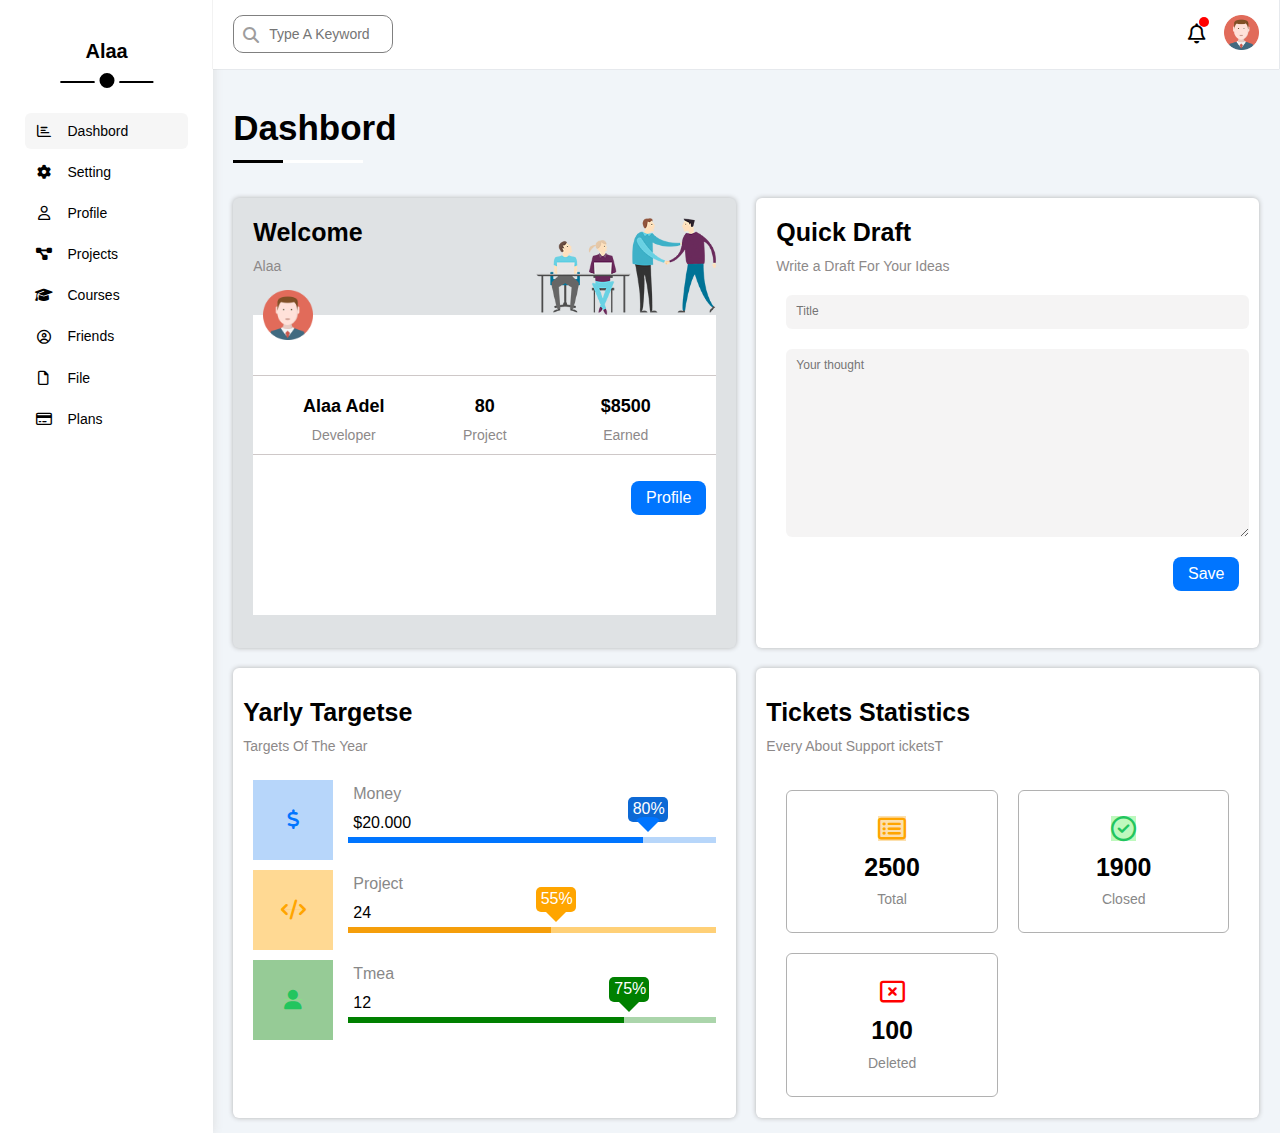
<file: index.html>
<!DOCTYPE html>
<html lang="en">
<head>
    <meta charset="UTF-8">
    <meta name="viewport" content="width=device-width, initial-scale=1.0">
    <title>Dashbord</title>
    <link rel="stylesheet" href="css/all.min.css">
    <link rel="stylesheet" href="css/normalize.css">
    <link rel="stylesheet" href="css/framework.css">
    <link rel="stylesheet" href="css/dash.css">
    <!-- font Opean sans  -->
</head>
<body>
<div class="page  d-flex p-relative">
   
    <i class="fas fa-bars special" id="specialicon"></i>
    <div id="sidebar1" class="sidebar bg-white col-2 col-1-sm relative shad">
        <h3 class="m text-center p-relative m-top-0">Alaa</h3>
        <ul>
           <li ><a href="index.html" class="active d-flex align-center fs-14 rad-6 p-10 c-black">
            <i class="fa-regular fa-chart-bar fa-fw"></i>
            <span class="hide-mobile">Dashbord</span>
           </a></li>
           <li ><a href="Setting.html" class=" d-flex align-center fs-14 rad-6 p-10 c-black">
            <i class="fa-solid fa-gear fa-fw"></i>
            <span class="hide-mobile">Setting</span>
           </a></li>
           <li ><a href="Profile.html" class=" d-flex align-center fs-14 rad-6 p-10 c-black">
            <i class="fa-regular fa-user fa-fw"></i>
            <span class="hide-mobile">Profile</span>
           </a></li>
           <li ><a href="Project.html" class=" d-flex align-center fs-14 rad-6 p-10 c-black">
            <i class="fa-solid fa-diagram-project fa-fw"></i>
            <span class="hide-mobile">Projects</span>
           </a></li>
           <li ><a href="Cources.html" class=" d-flex align-center fs-14 rad-6 p-10 c-black">
            <i class="fa-solid fa-graduation-cap fa-fw"></i>
            <span class="hide-mobile">Courses</span>
           </a></li>
           <li ><a href="Friends.html" class=" d-flex align-center fs-14 rad-6 p-10 c-black">
            <i class="fa-regular fa-circle-user fa-fw"></i>
            <span class="hide-mobile">Friends</span>
           </a></li>
           <li ><a href="File.html" class=" d-flex align-center fs-14 rad-6 p-10 c-black">
            <i class="fa-regular fa-file fa-fw"></i>
            <span class="hide-mobile">File</span>
           </a></li>
           <li ><a href="Plans.html" class=" d-flex align-center fs-14 rad-6 p-10 c-black">
            <i class="fa-regular fa-credit-card fa-fw"></i>
            <span class="hide-mobile">Plans</span>
           </a></li>
        
        
        </ul>
            </div>
    <div class="content col-10 col-11-sm col-12-sm">
<header class=" d-flex bg-white container ">
   <div class="input p-relative">
    <i class="fas fa-search search-icon" id="search-icon"></i> 
    <input type="text " placeholder="Type A Keyword" class="searc " id="searchinput">
    

   </div>
   <div class="icons d-flex align-center justify-center">
   <a href="#notification" class="p-relative"><i class="fa-regular fa-bell fa-lg c-black fa-fw"></i></a>
   <a href="#users">
    <img src="imgs/avatar.png" alt="" width="35px">
   </a>
   </div>

</header>
<div class="sections container">  
    <h1 class="p-relative ">Dashbord</h1>
    <div class="section-flex grid-responsive Dashbord"> <!--start section-->
        <div class=" sec welcome rad-6 container in" > <!--section one-->
            <div class="wel d-flex ">
                <div class="con">
                    <h3>Welcome</h3>
                    <span>Alaa</span>
                </div>
                <img src="imgs/welcome.png" alt="" width="180px">
            </div>
            <div class="name p-relative bg-white">
                <img src="imgs/avatar.png" alt="" width="50px">
                <div class="content d-flex ">
                         <div class="na">
                            <span>Alaa Adel</span>
                            <span>Developer</span>
                         </div>
                         <div class="pro">
                            <span>80</span>
                            <span>Project</span>
                         </div>
                         <div class="earned">
                            <span>$8500</span>
                            <span>Earned</span>
                         </div>
                </div>
                <a href="Profile.html"><button class="">Profile</button></a>
                
            </div>


        </div>
        <div class=" sec Quick bg-white container">
            <div class="wel d-flex ">
                <div class="con">
                    <h3>Quick Draft</h3>
                    <span>Write a Draft For Your Ideas</span>
                </div>
            </div>
            <form action="" class="">
                <input type="text" class="rad-6  " placeholder="Title">
<textarea name="thought" id="" placeholder="Your thought"></textarea>    
<input type="submit" value="Save">
</form>
        </div>
        <div class=" sec target bg-white">
            <div class="wel d-flex p-10">
                <div class="con">
                    <h3>Yarly Targetse</h3>
                    <span>Targets Of The Year  </span>
                </div>
            </div>
            <section class="container">
    


                <div class="d-flex align-center p-b-10">
                <div class="icon">
                <i class="fa-solid fa-dollar-sign fa-lg c-blue"></i>
                </div>
                <div class="flow">
                    <span class="d-block ">Money</span>
                    <span class="d-block ">$20.000</span>
                    <span class="d-block p-relative mo">
                        <span class="x">80%</span>
                    </span>
                </div>
               </div>
               <div class="d-flex align-center p-b-10">
                <div class="icon">
                <i class="fa-solid fa-code fa-lg c-orange"></i>
                </div>
                <div class="flow">
                    <span class="d-block ">Project</span>
                    <span class="d-block ">24</span>
                    <span class="d-block p-relative pro">
                        <span class="y c-orange">55%</span>
                    </span>
                </div>
               </div>
                <div class="d-flex align-center ">
                <div class="icon ">
                <i class="fa-solid fa-user fa-lg c-green"></i>
                </div>
                <div class="flow">
                    <span class="d-block ">Tmea</span>
                    <span class="d-block ">12</span>
                    <span class="d-block p-relative team">
                        <span class="t">75%</span>
                    </span>
                </div>
               </div>

            </section>
        </div>
        <div class="sec tickets bg-white">
            <div class="wel d-flex p-10">
                <div class="con">
                    <h3>Tickets Statistics </h3>
                    <span>Every About Support icketsT</span>
                </div>
            </div>
            <div class="container d-flex">
                <div class="st">
                    <span class="d-block">
                        <i class="fa-regular fa-rectangle-list fa-2x mb-10 c-orange"></i>
                    </span>
                    <span class="d-block">2500

                    </span><span class="d-block">Total</span>
                </div>
               
                <div class="st">
                    <span class="d-block">
                        <i class="fa-regular fa-circle-check fa-2x mb-10 c-green"></i>
                    </span>
                    <span class="d-block">1900

                    </span><span class="d-block">Closed</span>
                </div>
                <div class="st">
                    <span class="d-block">
                        <i class="fa-regular fa-rectangle-xmark fa-2x mb-10 c-red"></i>
                    </span>
                    <span class="d-block">100

                    </span><span class="d-block">Deleted</span>
                </div>
            </div>
        </div>
        <!-- <div class="sec news bg-white">
            <div class="wel d-flex p-10">
                <div class="con">
                    <h3>Latest News</h3>
                </div>
            </div>               
        </div>
        <div class="sec tasks bg-white">
            <div class="wel d-flex p-10">
                <div class="con">
                    <h3>Latest Tasks</h3>
                </div>
            </div>
        </div>
        <div class="sec items bg-white">
            <div class="wel d-flex p-10">
                <div class="con">
                    <h3>Top Search Items </h3>
                </div>
            </div>
        </div>
        <div class="sec uploads bg-white">
            <div class="wel d-flex p-10">
                <div class="con">
                    <h3>Latest Uploads</h3>
                </div>
            </div>
        </div>
        <div class="sec progress bg-white">
            <div class="wel d-flex p-10">
                <div class="con">
                    <h3>Last Project Progress</h3>
                </div>
            </div>
        </div>
        <div class="sec reminder bg-white">
            <div class="wel d-flex p-10">
                <div class="con">
                    <h3>Remindeers</h3>
                </div>
            </div>
        </div>
        <div class="sec post bg-white">
            <div class="wel d-flex p-10">
                <div class="con">
                    <h3>Latest Post</h3>
                </div>
            </div>
        </div>
        <div class="sec stats bg-white">
            <div class="wel d-flex p-10">
                <div class="con">
                    <h3>Social Media Stats </h3>
                </div>
            </div>
        </div>
        <div class="sec projects bg-white">
            <div class="wel d-flex p-10">
                <div class="con">
                    <h3>Projects</h3>
                </div>
            </div>
        </div> -->





    </div>


</div>
    </div>
</div>
    <script src="js/dash.js"></script>
</body>
</html>
</file>
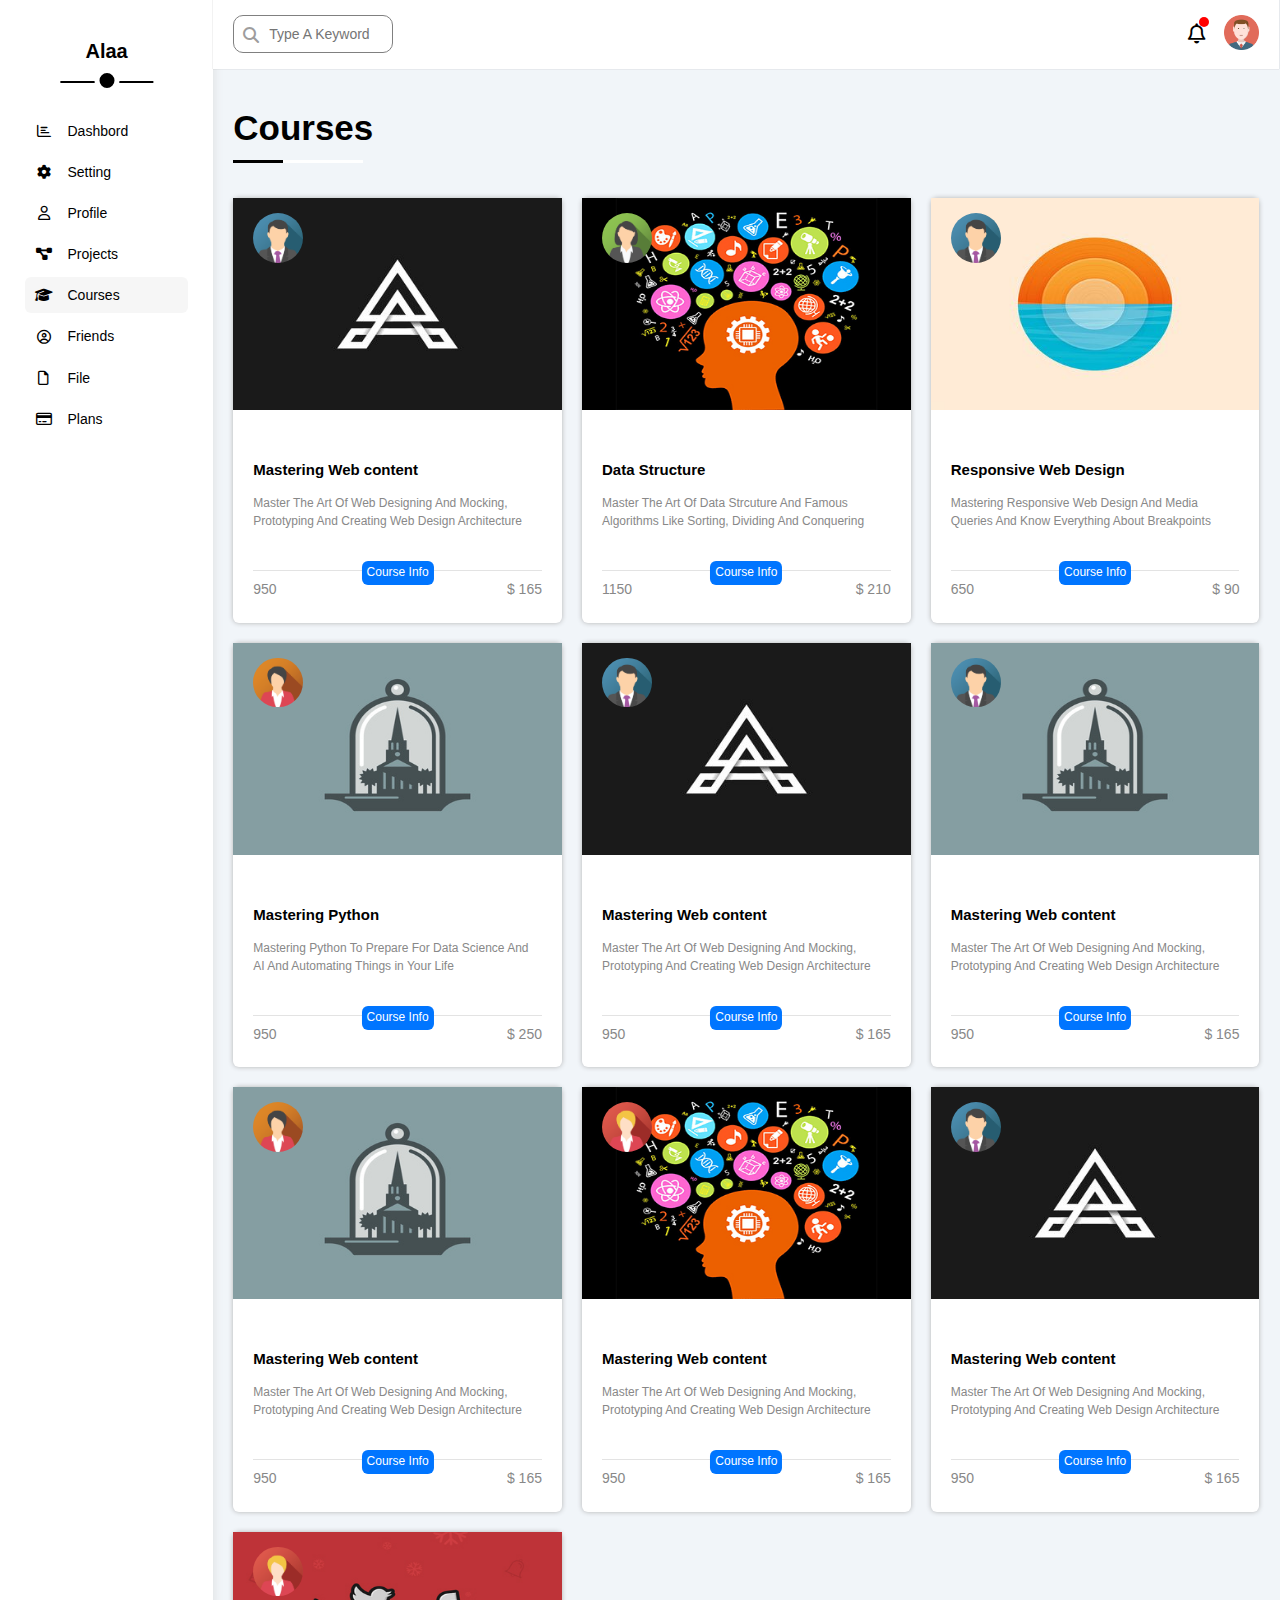
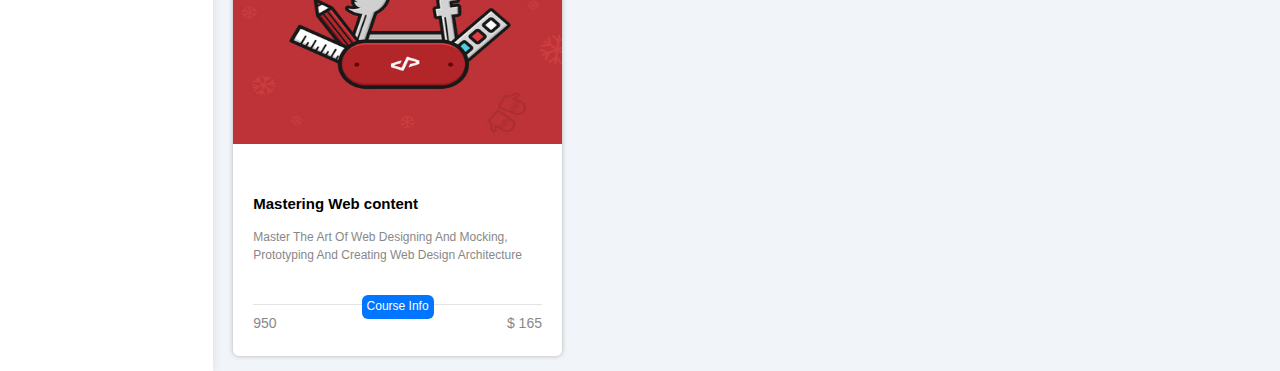
<file: Cources.html>
<!DOCTYPE html>
<html lang="en">
<head>
    <meta charset="UTF-8">
    <meta name="viewport" content="width=device-width, initial-scale=1.0">
    <title>Courses</title>
    <link rel="stylesheet" href="css/all.min.css">
    <link rel="stylesheet" href="css/normalize.css">
    <link rel="stylesheet" href="css/framework.css">
    <link rel="stylesheet" href="css/dash.css">
    <!-- font Opean sans  -->
</head>
<body>
<div class="page  d-flex p-relative">
   
    <i class="fas fa-bars special" id="specialicon"></i>
    <div id="sidebar1" class="sidebar bg-white col-2 col-1-sm relative shad">
<h3 class="m text-center p-relative m-top-0">Alaa</h3>
<ul>
   <li ><a href="index.html" class=" d-flex align-center fs-14 rad-6 p-10 c-black">
    <i class="fa-regular fa-chart-bar fa-fw"></i>
    <span class="hide-mobile">Dashbord</span>
   </a></li>
   <li ><a href="Setting.html" class=" d-flex align-center fs-14 rad-6 p-10 c-black">
    <i class="fa-solid fa-gear fa-fw"></i>
    <span class="hide-mobile">Setting</span>
   </a></li>
   <li ><a href="Profile.html" class=" d-flex align-center fs-14 rad-6 p-10 c-black">
    <i class="fa-regular fa-user fa-fw"></i>
    <span class="hide-mobile">Profile</span>
   </a></li>
   <li ><a href="Project.html" class=" d-flex align-center fs-14 rad-6 p-10 c-black">
    <i class="fa-solid fa-diagram-project fa-fw"></i>
    <span class="hide-mobile">Projects</span>
   </a></li>
   <li ><a href="Cources.html" class="active d-flex align-center fs-14 rad-6 p-10 c-black">
    <i class="fa-solid fa-graduation-cap fa-fw"></i>
    <span class="hide-mobile">Courses</span>
   </a></li>
   <li ><a href="Friends.html" class=" d-flex align-center fs-14 rad-6 p-10 c-black">
    <i class="fa-regular fa-circle-user fa-fw"></i>
    <span class="hide-mobile">Friends</span>
   </a></li>
   <li ><a href="File.html" class=" d-flex align-center fs-14 rad-6 p-10 c-black">
    <i class="fa-regular fa-file fa-fw"></i>
    <span class="hide-mobile">File</span>
   </a></li>
   <li ><a href="Plans.html" class=" d-flex align-center fs-14 rad-6 p-10 c-black">
    <i class="fa-regular fa-credit-card fa-fw"></i>
    <span class="hide-mobile">Plans</span>
   </a></li>


</ul>
    </div>
    <div class="content col-10 col-11-sm col-12-sm">
<header class=" d-flex bg-white container ">
   <div class="input p-relative">
    <i class="fas fa-search search-icon" id="search-icon"></i> 
    <input type="text " placeholder="Type A Keyword" class="searc " id="searchinput">
    

   </div>
   <div class="icons d-flex align-center justify-center">
   <a href="#notification" class="p-relative"><i class="fa-regular fa-bell fa-lg c-black fa-fw"></i></a>
   <a href="#users">
    <img src="imgs/avatar.png" alt="" width="35px">
   </a>
   </div>

</header>
<div class="sections container">  
    <h1 class="p-relative ">Courses</h1>
    <div class="section-flex grid-responsive courses"> <!--start section-->
        <div class=" sec rad-6 container p-relative" > <!--section one-->
           <div class="back ">
            <img src="imgs/course-01.jpg" alt="">
            <img src="imgs/team-01.png" alt="" >
           </div>
           <div class="cont">
            <span class="mastering">Mastering Web content</span>
            <p>Master The Art Of Web Designing And Mocking, Prototyping And Creating Web Design Architecture</p>
            <div class="money d-flex p-relative ">
                <span class="course-info">Course Info</span>

                <span> 
                    950</span>
                <span>$ 165</span>
            </div>
           </div>

        </div>
        <div class=" sec rad-6 container p-relative" > <!--section one-->
            <div class="back ">
             <img src="imgs/course-02.jpg" alt="">
             <img src="imgs/team-02.png" alt="" >
            </div>
            <div class="cont">
             <span class="mastering">Data Structure</span>
             <p>Master The Art Of Data Strcuture And Famous Algorithms Like Sorting, Dividing And Conquering</p>
             <div class="money d-flex p-relative ">
                 <span class="course-info">Course Info</span>
 
                 <span> 
                     1150</span>
                 <span>$ 210</span>
             </div>
            </div>
 
         </div>
         <div class=" sec rad-6 container p-relative" > <!--section one-->
            <div class="back ">
             <img src="imgs/course-03.jpg" alt="">
             <img src="imgs/team-01.png" alt="" >
            </div>
            <div class="cont">
             <span class="mastering">Responsive Web Design</span>
             <p>Mastering Responsive Web Design And Media Queries And Know Everything About Breakpoints</p>
             <div class="money d-flex p-relative ">
                 <span class="course-info">Course Info</span>
 
                 <span> 
                     650</span>
                 <span>$ 90</span>
             </div>
            </div>
 
         </div>
         <div class=" sec rad-6 container p-relative" > <!--section one-->
            <div class="back ">
             <img src="imgs/course-04.jpg" alt="">
             <img src="imgs/team-04.png" alt="" >
            </div>
            <div class="cont">
             <span class="mastering">Mastering Python</span>
             <p>Mastering Python To Prepare For Data Science And AI And Automating Things in Your Life</p>
             <div class="money d-flex p-relative ">
                 <span class="course-info">Course Info</span>
 
                 <span> 
                     950</span>
                 <span>$ 250</span>
             </div>
            </div>
 
         </div>
         <div class=" sec rad-6 container p-relative" > <!--section one-->
            <div class="back ">
             <img src="imgs/course-01.jpg" alt="">
             <img src="imgs/team-01.png" alt="" >
            </div>
            <div class="cont">
             <span class="mastering">Mastering Web content</span>
             <p>Master The Art Of Web Designing And Mocking, Prototyping And Creating Web Design Architecture</p>
             <div class="money d-flex p-relative ">
                 <span class="course-info">Course Info</span>
 
                 <span> 
                     950</span>
                 <span>$ 165</span>
             </div>
            </div>
 
         </div>
         <div class=" sec rad-6 container p-relative" > <!--section one-->
            <div class="back ">
             <img src="imgs/course-04.jpg" alt="">
             <img src="imgs/team-01.png" alt="" >
            </div>
            <div class="cont">
             <span class="mastering">Mastering Web content</span>
             <p>Master The Art Of Web Designing And Mocking, Prototyping And Creating Web Design Architecture</p>
             <div class="money d-flex p-relative ">
                 <span class="course-info">Course Info</span>
 
                 <span> 
                     950</span>
                 <span>$ 165</span>
             </div>
            </div>
 
         </div>
         <div class=" sec rad-6 container p-relative" > <!--section one-->
            <div class="back ">
             <img src="imgs/course-04.jpg" alt="">
             <img src="imgs/team-04.png" alt="" >
            </div>
            <div class="cont">
             <span class="mastering">Mastering Web content</span>
             <p>Master The Art Of Web Designing And Mocking, Prototyping And Creating Web Design Architecture</p>
             <div class="money d-flex p-relative ">
                 <span class="course-info">Course Info</span>
 
                 <span> 
                     950</span>
                 <span>$ 165</span>
             </div>
            </div>
 
         </div>
         <div class=" sec rad-6 container p-relative" > <!--section one-->
            <div class="back ">
             <img src="imgs/course-02.jpg" alt="">
             <img src="imgs/team-05.png" alt="" >
            </div>
            <div class="cont">
             <span class="mastering">Mastering Web content</span>
             <p>Master The Art Of Web Designing And Mocking, Prototyping And Creating Web Design Architecture</p>
             <div class="money d-flex p-relative ">
                 <span class="course-info">Course Info</span>
 
                 <span> 
                     950</span>
                 <span>$ 165</span>
             </div>
            </div>
 
         </div>
         <div class=" sec rad-6 container p-relative" > <!--section one-->
            <div class="back ">
             <img src="imgs/course-01.jpg" alt="">
             <img src="imgs/team-01.png" alt="" >
            </div>
            <div class="cont">
             <span class="mastering">Mastering Web content</span>
             <p>Master The Art Of Web Designing And Mocking, Prototyping And Creating Web Design Architecture</p>
             <div class="money d-flex p-relative ">
                 <span class="course-info">Course Info</span>
 
                 <span> 
                     950</span>
                 <span>$ 165</span>
             </div>
            </div>
 
         </div>
         <div class=" sec rad-6 container p-relative" > <!--section one-->
            <div class="back ">
             <img src="imgs/course-05.jpg" alt="">
             <img src="imgs/team-05.png" alt="" >
            </div>
            <div class="cont">
             <span class="mastering">Mastering Web content</span>
             <p>Master The Art Of Web Designing And Mocking, Prototyping And Creating Web Design Architecture</p>
             <div class="money d-flex p-relative ">
                 <span class="course-info">Course Info</span>
 
                 <span> 
                     950</span>
                 <span>$ 165</span>
             </div>
            </div>
 
         </div>

       
                  





    </div>


</div>
    </div>
</div>
    <script src="js/dash.js"></script>
</body>
</html>
</file>
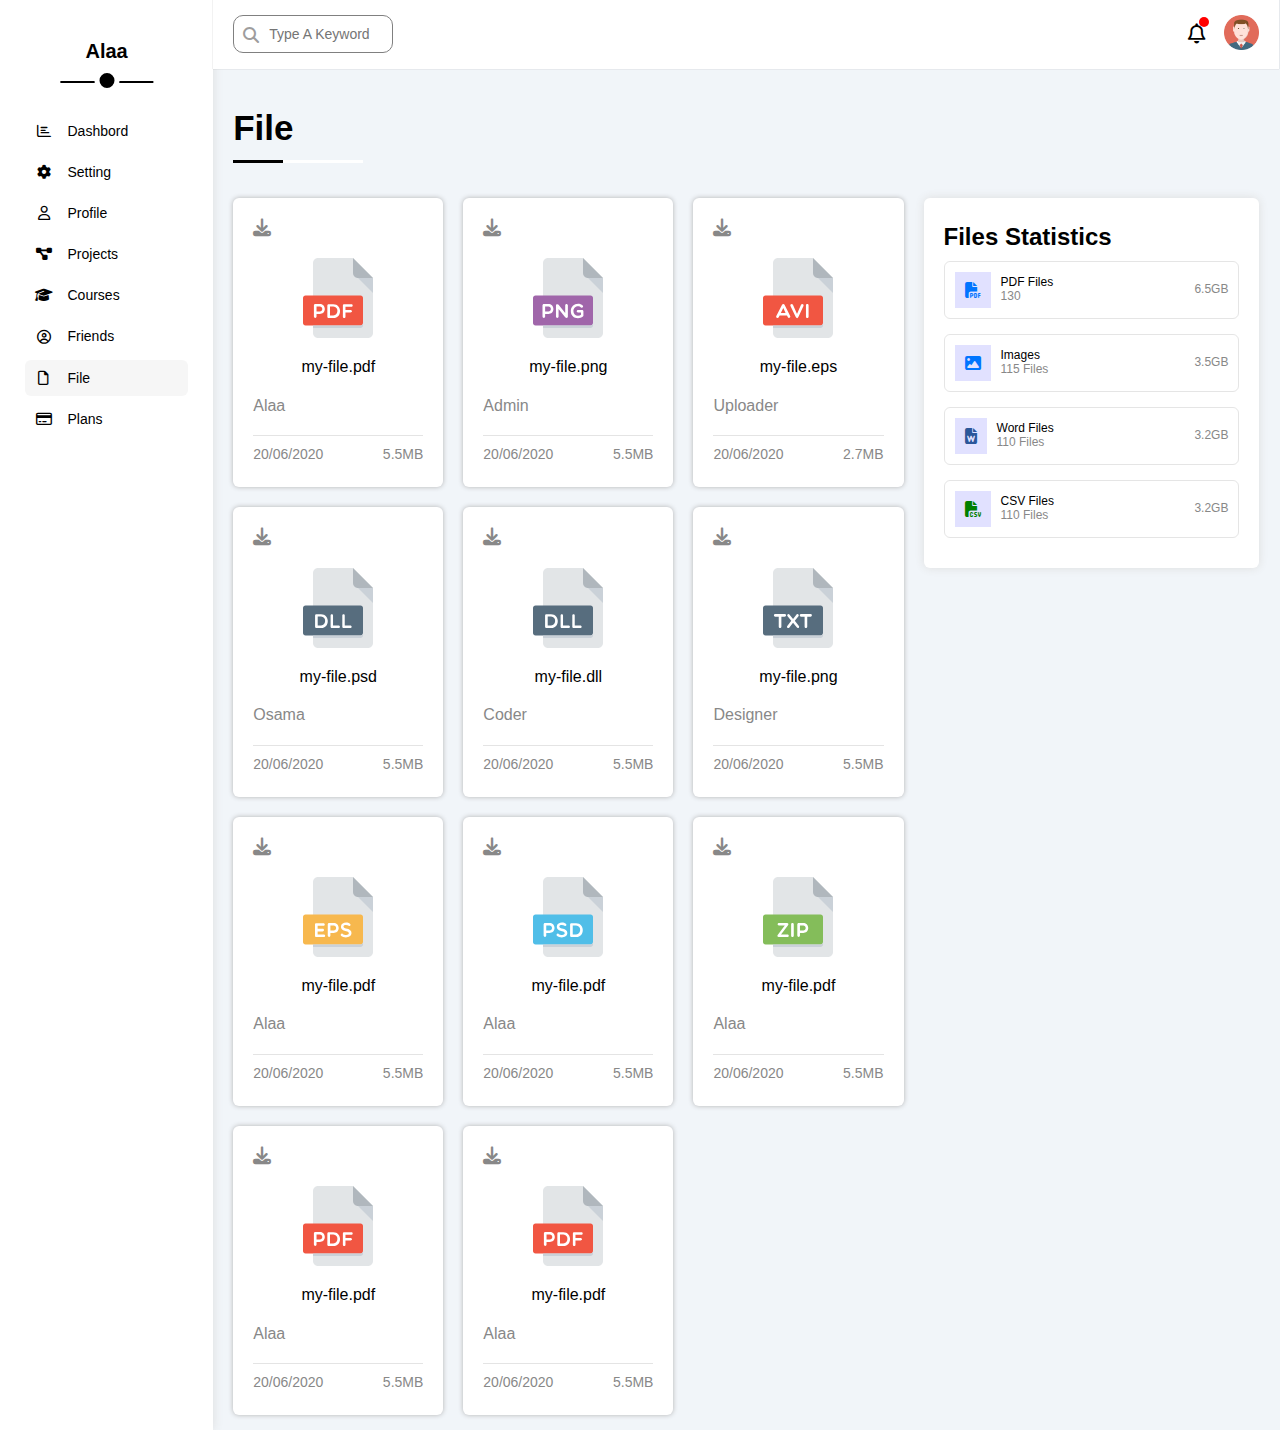
<file: File.html>
<!DOCTYPE html>
<html lang="en">
<head>
    <meta charset="UTF-8">
    <meta name="viewport" content="width=device-width, initial-scale=1.0">
    <title>File</title>
    <link rel="stylesheet" href="css/all.min.css">
    <link rel="stylesheet" href="css/normalize.css">
    <link rel="stylesheet" href="css/framework.css">
    <link rel="stylesheet" href="css/dash.css">
    <!-- font Opean sans  -->
</head>
<body>
<div class="page  d-flex p-relative">
   
    <i class="fas fa-bars special" id="specialicon"></i>
    <div id="sidebar1" class="sidebar bg-white col-2 col-1-sm relative shad">
<h3 class="m text-center p-relative m-top-0">Alaa</h3>
<ul>
   <li ><a href="index.html" class=" d-flex align-center fs-14 rad-6 p-10 c-black">
    <i class="fa-regular fa-chart-bar fa-fw"></i>
    <span class="hide-mobile">Dashbord</span>
   </a></li>
   <li ><a href="Setting.html" class=" d-flex align-center fs-14 rad-6 p-10 c-black">
    <i class="fa-solid fa-gear fa-fw"></i>
    <span class="hide-mobile">Setting</span>
   </a></li>
   <li ><a href="Profile.html" class=" d-flex align-center fs-14 rad-6 p-10 c-black">
    <i class="fa-regular fa-user fa-fw"></i>
    <span class="hide-mobile">Profile</span>
   </a></li>
   <li ><a href="Project.html" class=" d-flex align-center fs-14 rad-6 p-10 c-black">
    <i class="fa-solid fa-diagram-project fa-fw"></i>
    <span class="hide-mobile">Projects</span>
   </a></li>
   <li ><a href="Cources.html" class=" d-flex align-center fs-14 rad-6 p-10 c-black">
    <i class="fa-solid fa-graduation-cap fa-fw"></i>
    <span class="hide-mobile">Courses</span>
   </a></li>
   <li ><a href="Friends.html" class=" d-flex align-center fs-14 rad-6 p-10 c-black">
    <i class="fa-regular fa-circle-user fa-fw"></i>
    <span class="hide-mobile">Friends</span>
   </a></li>
   <li ><a href="File.html" class="active d-flex align-center fs-14 rad-6 p-10 c-black">
    <i class="fa-regular fa-file fa-fw"></i>
    <span class="hide-mobile">File</span>
   </a></li>
   <li ><a href="Plans.html" class=" d-flex align-center fs-14 rad-6 p-10 c-black">
    <i class="fa-regular fa-credit-card fa-fw"></i>
    <span class="hide-mobile">Plans</span>
   </a></li>


</ul>
    </div>
    <div class="content col-10 col-11-sm col-12-sm">
<header class=" d-flex bg-white container ">
   <div class="input p-relative">
    <i class="fas fa-search search-icon" id="search-icon"></i> 
    <input type="text " placeholder="Type A Keyword" class="searc " id="searchinput">
    

   </div>
   <div class="icons d-flex align-center justify-center">
   <a href="#notification" class="p-relative"><i class="fa-regular fa-bell fa-lg c-black fa-fw"></i></a>
   <a href="#users">
    <img src="imgs/avatar.png" alt="" width="35px">
   </a>
   </div>

</header>
<div class="sections container">  
    <h1 class="p-relative ">File</h1>
    <div class="sectionpage d-flex">
        <div class="side col-4 shad container rad-6">
            <span>Files Statistics</span>
            <div class="d-flex stat rad-6">
                <div class="left d-flex align-center">
                    <i class="fas fa-file-pdf"></i>
                    <div>
    <span class="top">PDF Files</span>
    <span class="bott">130</span>
</div>
                </div>
                <div class="right">6.5GB</div>
            </div>
            <div class="d-flex stat rad-6">
                <div class="left d-flex align-center">
                    <i class="fas fa-image" ></i>                    <div>
    <span class="top">Images</span>
    <span class="bott">115 Files</span>
</div>
                </div>
                <div class="right">3.5GB</div>
            </div>
            <div class="d-flex stat rad-6">
                <div class="left d-flex align-center">
                    <i class="fas fa-file-word" style="color: #2b579a;"></i>                   <div>
    <span class="top">Word Files</span>
    <span class="bott">110 Files</span>
</div>
                </div>
                <div class="right">3.2GB</div>
            </div>
            <div class="d-flex stat rad-6">
                <div class="left d-flex align-center">
                    <i class="fas fa-file-csv" style="color: green;"></i>                   <div>
    <span class="top">CSV Files</span>
    <span class="bott">110 Files</span>
</div>
                </div>
                <div class="right">3.2GB</div>
            </div>
           
                    </div>
        <!--section-->
        <div class="section-flex grid-responsive File col-8"> <!--start section-->
            <div class=" sec  rad-6 container" > <!--section one-->
                <i class="fas fa-download"></i>
                 <div class="text-center imgess">
                    <img src="imgs/pdf.svg" alt="">
                    <span>my-file.pdf</span>
                 </div>
                 <span class="name1">Alaa</span>
                 <div class="size d-flex">
                    <span>20/06/2020</span>
                    <span>5.5MB</span>
                 </div>
    
            </div>
            <div class=" sec  rad-6 container" > <!--section one-->
                <i class="fas fa-download"></i>
                 <div class="text-center imgess">
                    <img src="imgs/png.svg" alt="">
                    <span>my-file.png</span>
                 </div>
                 <span class="name1">Admin</span>
                 <div class="size d-flex">
                    <span>20/06/2020</span>
                    <span>5.5MB</span>
                 </div>
    
            </div>
            <div class=" sec  rad-6 container" > <!--section one-->
                <i class="fas fa-download"></i>
                 <div class="text-center imgess">
                    <img src="imgs/avi.svg" alt="">
                    <span>my-file.eps</span>
                 </div>
                 <span class="name1">Uploader</span>
                 <div class="size d-flex">
                    <span>20/06/2020</span>
                    <span>2.7MB</span>
                 </div>
    
            </div>
            <div class=" sec  rad-6 container" > <!--section one-->
                <i class="fas fa-download"></i>
                 <div class="text-center imgess">
                    <img src="imgs/dll.svg" alt="">
                    <span>my-file.psd</span>
                 </div>
                 <span class="name1">Osama</span>
                 <div class="size d-flex">
                    <span>20/06/2020</span>
                    <span>5.5MB</span>
                 </div>
    
            </div>
            <div class=" sec  rad-6 container" > <!--section one-->
                <i class="fas fa-download"></i>
                 <div class="text-center imgess">
                    <img src="imgs/dll.svg" alt="">
                    <span>my-file.dll</span>
                 </div>
                 <span class="name1">Coder</span>
                 <div class="size d-flex">
                    <span>20/06/2020</span>
                    <span>5.5MB</span>
                 </div>
    
            </div>
            <div class=" sec  rad-6 container" > <!--section one-->
                <i class="fas fa-download"></i>
                 <div class="text-center imgess">
                    <img src="imgs/txt.svg" alt="">
                    <span>my-file.png</span>
                 </div>
                 <span class="name1">Designer</span>
                 <div class="size d-flex">
                    <span>20/06/2020</span>
                    <span>5.5MB</span>
                 </div>
    
            </div>
            <div class=" sec  rad-6 container" > <!--section one-->
                <i class="fas fa-download"></i>
                 <div class="text-center imgess">
                    <img src="imgs/eps.svg" alt="">
                    <span>my-file.pdf</span>
                 </div>
                 <span class="name1">Alaa</span>
                 <div class="size d-flex">
                    <span>20/06/2020</span>
                    <span>5.5MB</span>
                 </div>
    
            </div>
            <div class=" sec  rad-6 container" > <!--section one-->
                <i class="fas fa-download"></i>
                 <div class="text-center imgess">
                    <img src="imgs/psd.svg" alt="">
                    <span>my-file.pdf</span>
                 </div>
                 <span class="name1">Alaa</span>
                 <div class="size d-flex">
                    <span>20/06/2020</span>
                    <span>5.5MB</span>
                 </div>
    
            </div>
            <div class=" sec  rad-6 container" > <!--section one-->
                <i class="fas fa-download"></i>
                 <div class="text-center imgess">
                    <img src="imgs/zip.svg" alt="">
                    <span>my-file.pdf</span>
                 </div>
                 <span class="name1">Alaa</span>
                 <div class="size d-flex">
                    <span>20/06/2020</span>
                    <span>5.5MB</span>
                 </div>
    
            </div>
            <div class=" sec  rad-6 container" > <!--section one-->
                <i class="fas fa-download"></i>
                 <div class="text-center imgess">
                    <img src="imgs/pdf.svg" alt="">
                    <span>my-file.pdf</span>
                 </div>
                 <span class="name1">Alaa</span>
                 <div class="size d-flex">
                    <span>20/06/2020</span>
                    <span>5.5MB</span>
                 </div>
    
            </div>
            <div class=" sec  rad-6 container" > <!--section one-->
                <i class="fas fa-download"></i>
                 <div class="text-center imgess">
                    <img src="imgs/pdf.svg" alt="">
                    <span>my-file.pdf</span>
                 </div>
                 <span class="name1">Alaa</span>
                 <div class="size d-flex">
                    <span>20/06/2020</span>
                    <span>5.5MB</span>
                 </div>
    
            </div>
            
           
           
        </div>
        <!--side-->
       

    </div>


</div>
    </div>
</div>
    <script src="js/dash.js"></script>
</body>
</html>
</file>
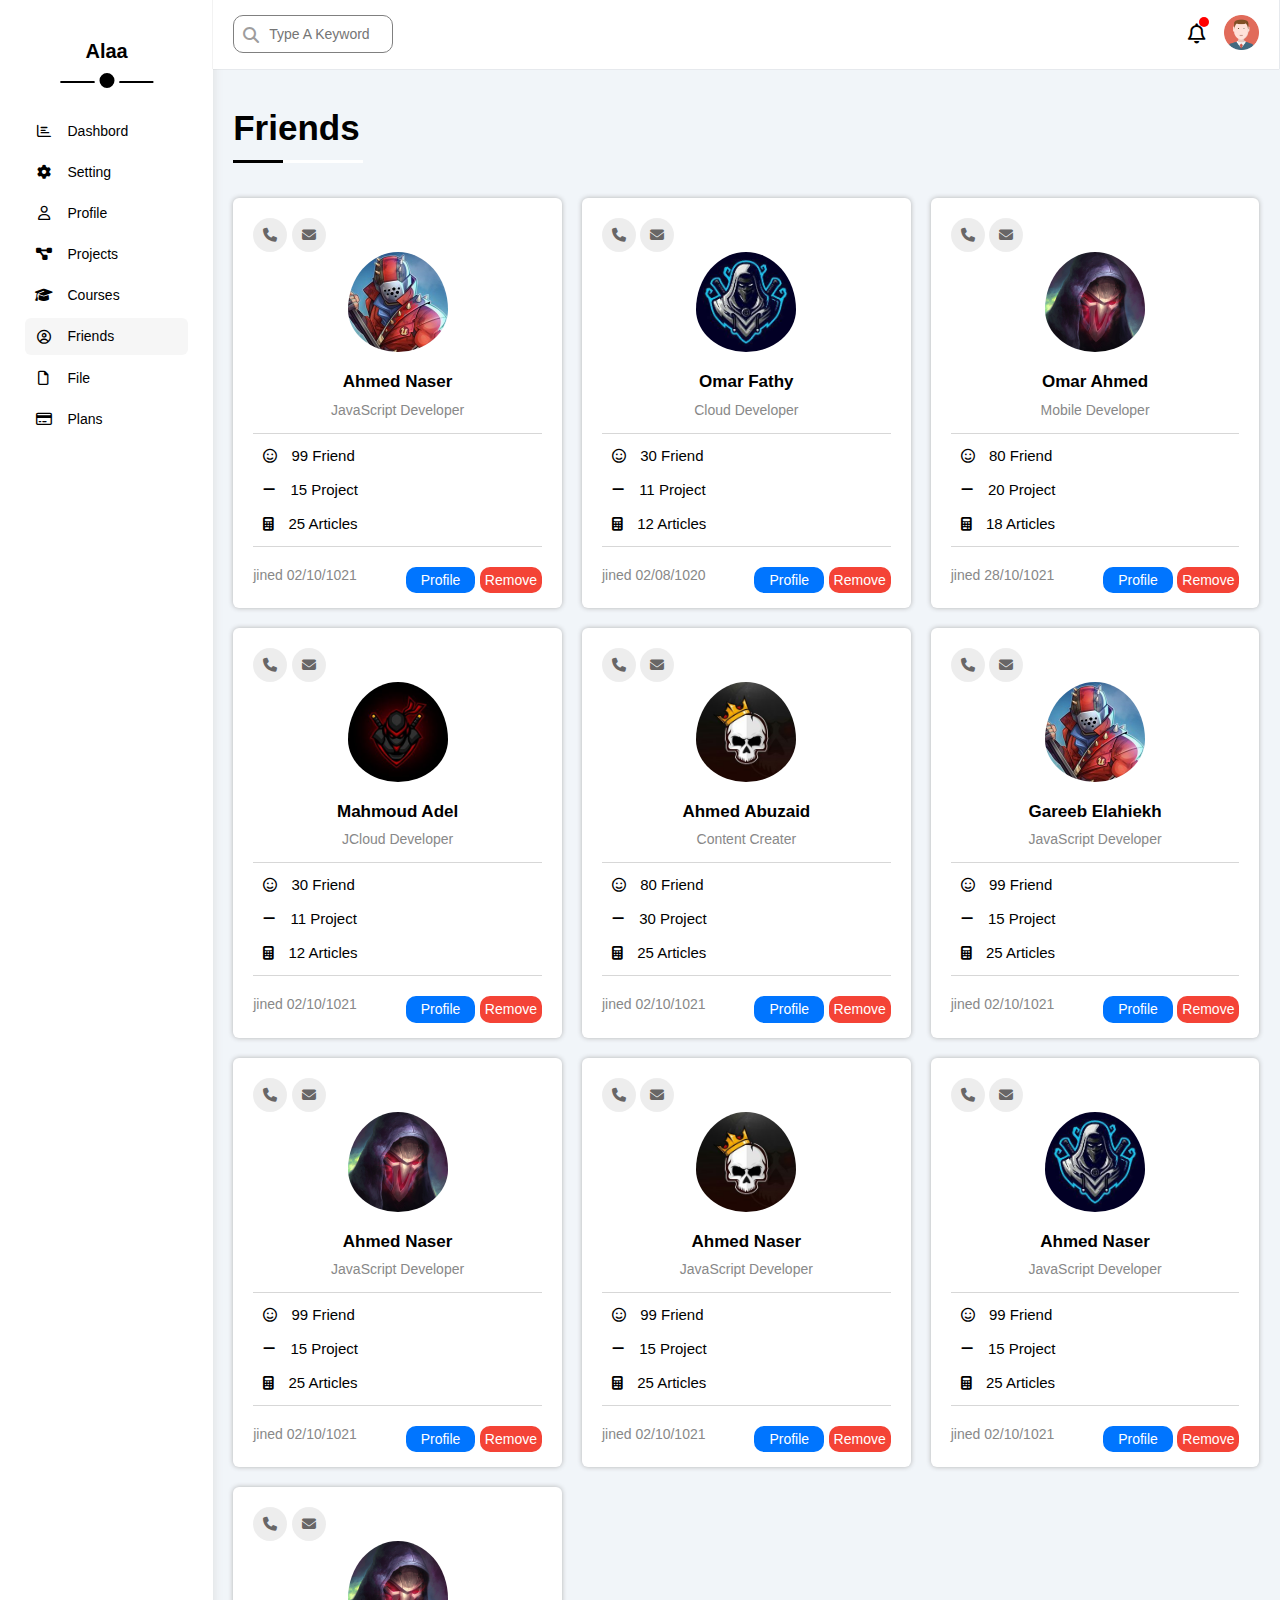
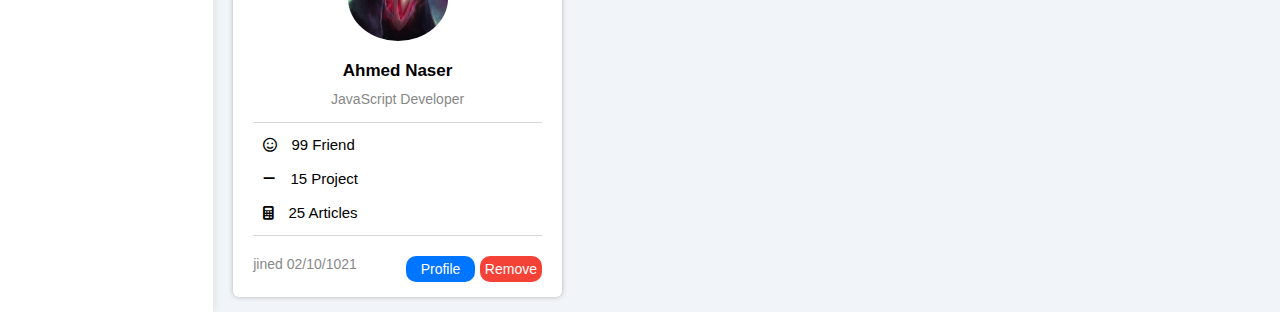
<file: Friends.html>
<!DOCTYPE html>
<html lang="en">
<head>
    <meta charset="UTF-8">
    <meta name="viewport" content="width=device-width, initial-scale=1.0">
    <title>Friends</title>
    <link rel="stylesheet" href="css/all.min.css">
    <link rel="stylesheet" href="css/normalize.css">
    <link rel="stylesheet" href="css/framework.css">
    <link rel="stylesheet" href="css/dash.css">
    <!-- font Opean sans  -->
</head>
<body>
<div class="page  d-flex p-relative">
   
    <i class="fas fa-bars special" id="specialicon"></i>
    <div id="sidebar1" class="sidebar bg-white col-2 col-1-sm relative shad">
<h3 class="m text-center p-relative m-top-0">Alaa</h3>
<ul>
   <li ><a href="index.html" class=" d-flex align-center fs-14 rad-6 p-10 c-black">
    <i class="fa-regular fa-chart-bar fa-fw"></i>
    <span class="hide-mobile">Dashbord</span>
   </a></li>
   <li ><a href="Setting.html" class=" d-flex align-center fs-14 rad-6 p-10 c-black">
    <i class="fa-solid fa-gear fa-fw"></i>
    <span class="hide-mobile">Setting</span>
   </a></li>
   <li ><a href="Profile.html" class=" d-flex align-center fs-14 rad-6 p-10 c-black">
    <i class="fa-regular fa-user fa-fw"></i>
    <span class="hide-mobile">Profile</span>
   </a></li>
   <li ><a href="Project.html" class=" d-flex align-center fs-14 rad-6 p-10 c-black">
    <i class="fa-solid fa-diagram-project fa-fw"></i>
    <span class="hide-mobile">Projects</span>
   </a></li>
   <li ><a href="Cources.html" class=" d-flex align-center fs-14 rad-6 p-10 c-black">
    <i class="fa-solid fa-graduation-cap fa-fw"></i>
    <span class="hide-mobile">Courses</span>
   </a></li>
   <li ><a href="Friends.html" class="active d-flex align-center fs-14 rad-6 p-10 c-black">
    <i class="fa-regular fa-circle-user fa-fw"></i>
    <span class="hide-mobile">Friends</span>
   </a></li>
   <li ><a href="File.html" class=" d-flex align-center fs-14 rad-6 p-10 c-black">
    <i class="fa-regular fa-file fa-fw"></i>
    <span class="hide-mobile">File</span>
   </a></li>
   <li ><a href="Plans.html" class=" d-flex align-center fs-14 rad-6 p-10 c-black">
    <i class="fa-regular fa-credit-card fa-fw"></i>
    <span class="hide-mobile">Plans</span>
   </a></li>


</ul>
    </div>
    <div class="content col-10 col-11-sm col-12-sm">
<header class=" d-flex bg-white container ">
   <div class="input p-relative">
    <i class="fas fa-search search-icon" id="search-icon"></i> 
    <input type="text " placeholder="Type A Keyword" class="searc " id="searchinput">
    

   </div>
   <div class="icons d-flex align-center justify-center">
   <a href="#notification" class="p-relative"><i class="fa-regular fa-bell fa-lg c-black fa-fw"></i></a>
   <a href="#users">
    <img src="imgs/avatar.png" alt="" width="35px">
   </a>
   </div>

</header>
<div class="sections container">  
    <h1 class="p-relative ">Friends</h1>
    <div class="section-flex grid-responsive friend"> <!--start section-->
        <div class=" sec  rad-6 container p-relative bg-white" > <!--section one-->
           
                <i class="fa-solid fa-phone"></i>   <!-- Phone Icon -->
                <i class="fa-solid fa-envelope"></i>  <!-- Message Icon -->
               <div class="name1 d-flex justify-center align-center">
                <img src="imgs/friend-01.jpg" alt="">
                <span>Ahmed Naser</span>
                <span>JavaScript Developer</span>
               </div>
            
            <div class="num d-flex" >
                <span>
                    <i class="fa-regular fa-face-smile icon"></i>  <!-- Smiley Icon -->
    99 Friend
                </span>
               <span>
                <i class="fa-solid fa-minus icon"></i>  <!-- Line Icon -->
15 Project
               </span>
               <span>
                <i class="fa-solid fa-calculator icon"></i>  <!-- Calculator Icon -->
25 Articles
               </span>
          
            </div>

            <div class="bot d-flex">
                <span>jined 02/10/1021</span>
                <div class="botton">
                 <a href="Profile.html"><button>Profile</button></a>
                <button class="remove">Remove</button>
                
                </div>
                             </div>
             </div>
             <div class=" sec  rad-6 container p-relative bg-white" > <!--section one-->
           
                <i class="fa-solid fa-phone"></i>   <!-- Phone Icon -->
                <i class="fa-solid fa-envelope"></i>  <!-- Message Icon -->
               <div class="name1 d-flex justify-center align-center">
                <img src="imgs/friend-02.jpg" alt="">
                <span>Omar Fathy</span>
                <span>Cloud Developer</span>
               </div>
            
            <div class="num d-flex" >
                <span>
                    <i class="fa-regular fa-face-smile icon"></i>  <!-- Smiley Icon -->
    30 Friend
                </span>
               <span>
                <i class="fa-solid fa-minus icon"></i>  <!-- Line Icon -->
11 Project
               </span>
               <span>
                <i class="fa-solid fa-calculator icon"></i>  <!-- Calculator Icon -->
12 Articles
               </span>
          
            </div>

            <div class="bot d-flex">
                <span>jined 02/08/1020</span>
                <div class="botton">
                 <a href="Profile.html"><button>Profile</button></a>
                <button class="remove">Remove</button>
                
                </div>
                             </div>
             </div>
             <div class=" sec  rad-6 container p-relative bg-white" > <!--section one-->
           
                <i class="fa-solid fa-phone"></i>   <!-- Phone Icon -->
                <i class="fa-solid fa-envelope"></i>  <!-- Message Icon -->
               <div class="name1 d-flex justify-center align-center">
                <img src="imgs/friend-03.jpg" alt="">
                <span>Omar Ahmed</span>
                <span>Mobile Developer</span>
               </div>
            
            <div class="num d-flex" >
                <span>
                    <i class="fa-regular fa-face-smile icon"></i>  <!-- Smiley Icon -->
    80 Friend
                </span>
               <span>
                <i class="fa-solid fa-minus icon"></i>  <!-- Line Icon -->
20 Project
               </span>
               <span>
                <i class="fa-solid fa-calculator icon"></i>  <!-- Calculator Icon -->
18 Articles
               </span>
          
            </div>

            <div class="bot d-flex">
                <span>jined 28/10/1021</span>
                <div class="botton">
                 <a href="Profile.html"><button>Profile</button></a>
                <button class="remove">Remove</button>
                
                </div>
                             </div>
             </div>
             <div class=" sec  rad-6 container p-relative bg-white" > <!--section one-->
           
                <i class="fa-solid fa-phone"></i>   <!-- Phone Icon -->
                <i class="fa-solid fa-envelope"></i>  <!-- Message Icon -->
               <div class="name1 d-flex justify-center align-center">
                <img src="imgs/friend-04.jpg" alt="">
                <span>Mahmoud Adel</span>
                <span>JCloud Developer</span>
               </div>
            
            <div class="num d-flex" >
                <span>
                    <i class="fa-regular fa-face-smile icon"></i>  <!-- Smiley Icon -->
   30 Friend
                </span>
               <span>
                <i class="fa-solid fa-minus icon"></i>  <!-- Line Icon -->
11 Project
               </span>
               <span>
                <i class="fa-solid fa-calculator icon"></i>  <!-- Calculator Icon -->
12 Articles
               </span>
          
            </div>

            <div class="bot d-flex">
                <span>jined 02/10/1021</span>
                <div class="botton">
                 <a href="Profile.html"><button>Profile</button></a>
                <button class="remove">Remove</button>
                
                </div>
                             </div>
             </div>
             <div class=" sec  rad-6 container p-relative bg-white" > <!--section one-->
           
                <i class="fa-solid fa-phone"></i>   <!-- Phone Icon -->
                <i class="fa-solid fa-envelope"></i>  <!-- Message Icon -->
               <div class="name1 d-flex justify-center align-center">
                <img src="imgs/friend-05.jpg" alt="">
                <span>Ahmed Abuzaid</span>
                <span>Content Creater</span>
               </div>
            
            <div class="num d-flex" >
                <span>
                    <i class="fa-regular fa-face-smile icon"></i>  <!-- Smiley Icon -->
    80 Friend
                </span>
               <span>
                <i class="fa-solid fa-minus icon"></i>  <!-- Line Icon -->
30 Project
               </span>
               <span>
                <i class="fa-solid fa-calculator icon"></i>  <!-- Calculator Icon -->
25 Articles
               </span>
          
            </div>

            <div class="bot d-flex">
                <span>jined 02/10/1021</span>
                <div class="botton">
                 <a href="Profile.html"><button>Profile</button></a>
                <button class="remove">Remove</button>
                
                </div>
                             </div>
             </div>
             <div class=" sec  rad-6 container p-relative bg-white" > <!--section one-->
           
                <i class="fa-solid fa-phone"></i>   <!-- Phone Icon -->
                <i class="fa-solid fa-envelope"></i>  <!-- Message Icon -->
               <div class="name1 d-flex justify-center align-center">
                <img src="imgs/friend-01.jpg" alt="">
                <span>Gareeb Elahiekh</span>
                <span>JavaScript Developer</span>
               </div>
            
            <div class="num d-flex" >
                <span>
                    <i class="fa-regular fa-face-smile icon"></i>  <!-- Smiley Icon -->
    99 Friend
                </span>
               <span>
                <i class="fa-solid fa-minus icon"></i>  <!-- Line Icon -->
15 Project
               </span>
               <span>
                <i class="fa-solid fa-calculator icon"></i>  <!-- Calculator Icon -->
25 Articles
               </span>
          
            </div>

            <div class="bot d-flex">
                <span>jined 02/10/1021</span>
                <div class="botton">
                 <a href="Profile.html"><button>Profile</button></a>
                <button class="remove">Remove</button>
                
                </div>
                             </div>
             </div>
             <div class=" sec  rad-6 container p-relative bg-white" > <!--section one-->
           
                <i class="fa-solid fa-phone"></i>   <!-- Phone Icon -->
                <i class="fa-solid fa-envelope"></i>  <!-- Message Icon -->
               <div class="name1 d-flex justify-center align-center">
                <img src="imgs/friend-03.jpg" alt="">
                <span>Ahmed Naser</span>
                <span>JavaScript Developer</span>
               </div>
            
            <div class="num d-flex" >
                <span>
                    <i class="fa-regular fa-face-smile icon"></i>  <!-- Smiley Icon -->
    99 Friend
                </span>
               <span>
                <i class="fa-solid fa-minus icon"></i>  <!-- Line Icon -->
15 Project
               </span>
               <span>
                <i class="fa-solid fa-calculator icon"></i>  <!-- Calculator Icon -->
25 Articles
               </span>
          
            </div>

            <div class="bot d-flex">
                <span>jined 02/10/1021</span>
                <div class="botton">
                 <a href="Profile.html"><button>Profile</button></a>
                <button class="remove">Remove</button>
                
                </div>
                             </div>
             </div>
             <div class=" sec  rad-6 container p-relative bg-white" > <!--section one-->
           
                <i class="fa-solid fa-phone"></i>   <!-- Phone Icon -->
                <i class="fa-solid fa-envelope"></i>  <!-- Message Icon -->
               <div class="name1 d-flex justify-center align-center">
                <img src="imgs/friend-05.jpg" alt="">
                <span>Ahmed Naser</span>
                <span>JavaScript Developer</span>
               </div>
            
            <div class="num d-flex" >
                <span>
                    <i class="fa-regular fa-face-smile icon"></i>  <!-- Smiley Icon -->
    99 Friend
                </span>
               <span>
                <i class="fa-solid fa-minus icon"></i>  <!-- Line Icon -->
15 Project
               </span>
               <span>
                <i class="fa-solid fa-calculator icon"></i>  <!-- Calculator Icon -->
25 Articles
               </span>
          
            </div>

            <div class="bot d-flex">
                <span>jined 02/10/1021</span>
                <div class="botton">
                 <a href="Profile.html"><button>Profile</button></a>
                <button class="remove">Remove</button>
                
                </div>
                             </div>
             </div>
             <div class=" sec  rad-6 container p-relative bg-white" > <!--section one-->
           
                <i class="fa-solid fa-phone"></i>   <!-- Phone Icon -->
                <i class="fa-solid fa-envelope"></i>  <!-- Message Icon -->
               <div class="name1 d-flex justify-center align-center">
                <img src="imgs/friend-02.jpg" alt="">
                <span>Ahmed Naser</span>
                <span>JavaScript Developer</span>
               </div>
            
            <div class="num d-flex" >
                <span>
                    <i class="fa-regular fa-face-smile icon"></i>  <!-- Smiley Icon -->
    99 Friend
                </span>
               <span>
                <i class="fa-solid fa-minus icon"></i>  <!-- Line Icon -->
15 Project
               </span>
               <span>
                <i class="fa-solid fa-calculator icon"></i>  <!-- Calculator Icon -->
25 Articles
               </span>
          
            </div>

            <div class="bot d-flex">
                <span>jined 02/10/1021</span>
                <div class="botton">
                 <a href="Profile.html"><button>Profile</button></a>
                <button class="remove">Remove</button>
                
                </div>
                             </div>
             </div>
             <div class=" sec  rad-6 container p-relative bg-white" > <!--section one-->
           
                <i class="fa-solid fa-phone"></i>   <!-- Phone Icon -->
                <i class="fa-solid fa-envelope"></i>  <!-- Message Icon -->
               <div class="name1 d-flex justify-center align-center">
                <img src="imgs/friend-03.jpg" alt="">
                <span>Ahmed Naser</span>
                <span>JavaScript Developer</span>
               </div>
            
            <div class="num d-flex" >
                <span>
                    <i class="fa-regular fa-face-smile icon"></i>  <!-- Smiley Icon -->
    99 Friend
                </span>
               <span>
                <i class="fa-solid fa-minus icon"></i>  <!-- Line Icon -->
15 Project
               </span>
               <span>
                <i class="fa-solid fa-calculator icon"></i>  <!-- Calculator Icon -->
25 Articles
               </span>
          
            </div>

            <div class="bot d-flex"> <!--first-->
                <span>jined 02/10/1021</span>
                <div class="botton"> <!--first-->
                 <a href="Profile.html"><button>Profile</button></a>
                <button class="remove">Remove</button>
                
                </div>
                             </div>
             </div>

            
        
       
                  





    </div>


</div>
    </div>
</div>
    <script src="js/dash.js"></script>
    <script>
//  let buton=document.getElementById("remove");
//  let firstParent=buton.parentElement;
//  let firstParent1=firstParent.parentElement;
//  let firstParent2=firstParent1.parentElement;

//  buton.onclick=()=> {
//     firstParent2.remove();
//  }
//  console.log(firstParent2)
window.addEventListener("click", (e) => {
    if (e.target.classList.contains("remove")) {
       
        let firstParent=e.target.parentElement;
        let sec=firstParent.parentElement;
        let third=sec.parentElement;
        third.remove();

        // console.log(third);
    }
});


    </script>
</body>
</html>
</file>
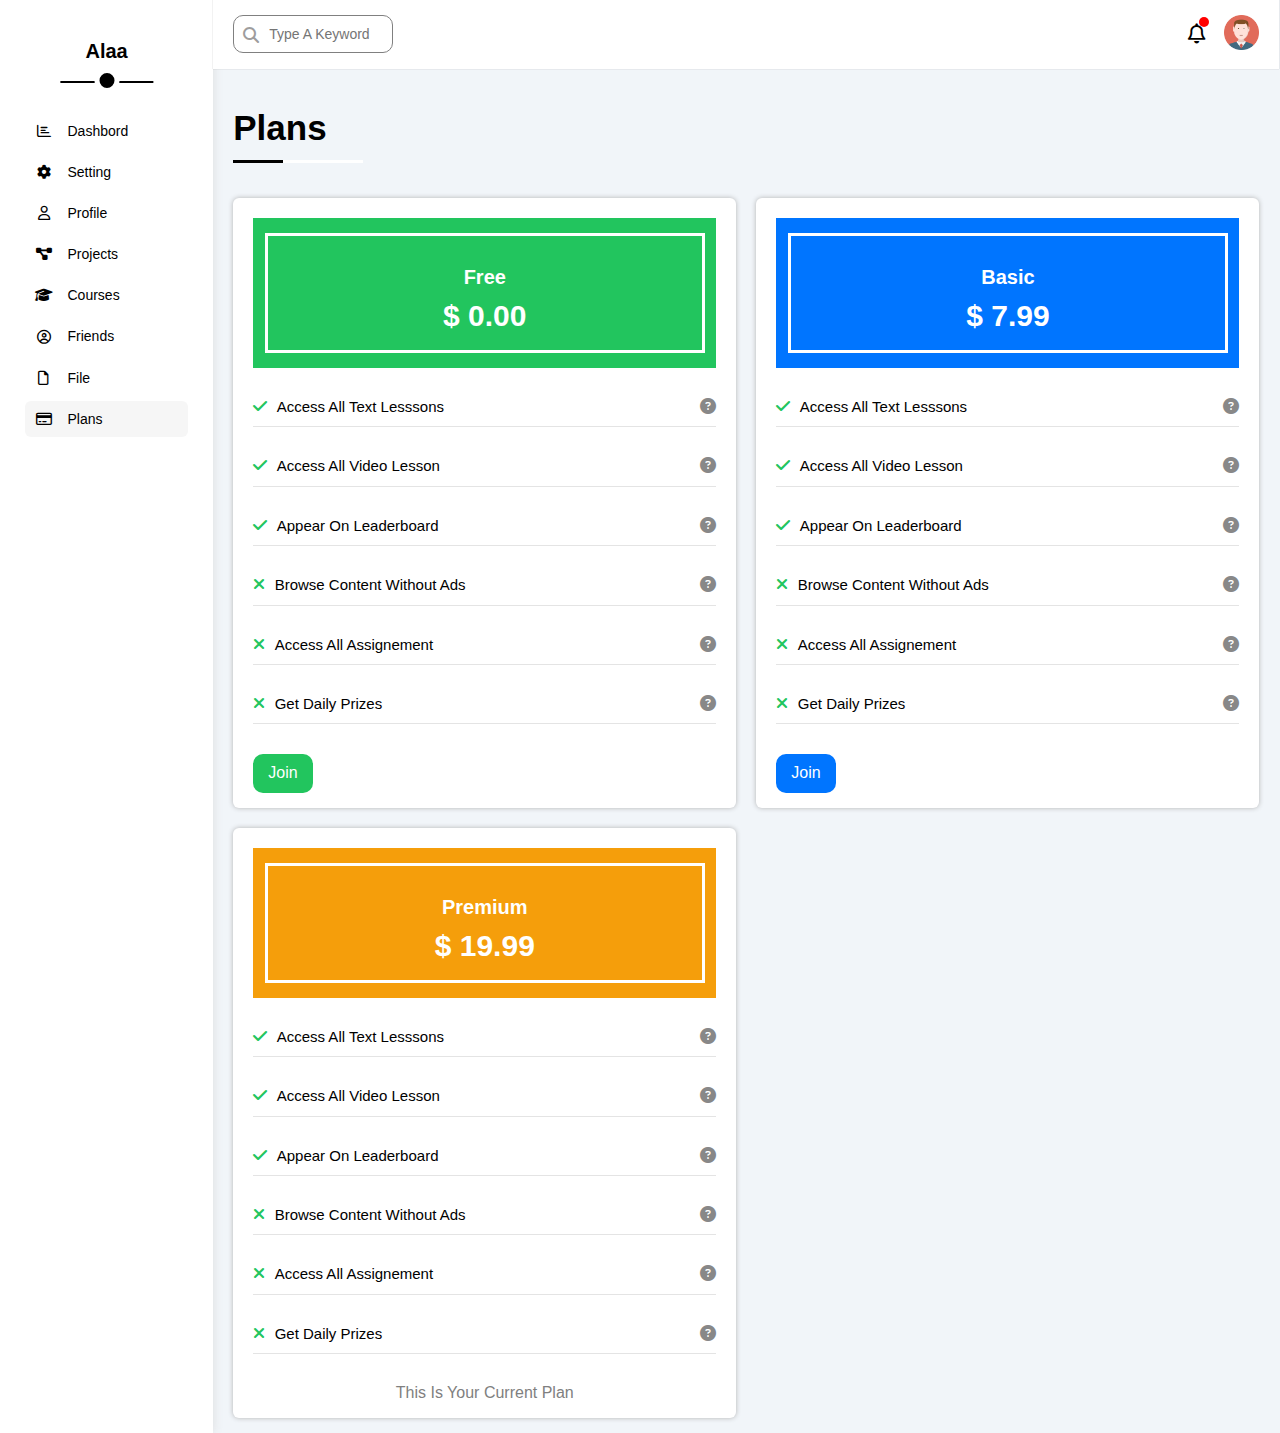
<file: Plans.html>
<!DOCTYPE html>
<html lang="en">
<head>
    <meta charset="UTF-8">
    <meta name="viewport" content="width=device-width, initial-scale=1.0">
    <title>Plans</title>
    <link rel="stylesheet" href="css/all.min.css">
    <link rel="stylesheet" href="css/normalize.css">
    <link rel="stylesheet" href="css/framework.css">
    <link rel="stylesheet" href="css/dash.css">
    <!-- font Opean sans  -->
</head>
<body>
<div class="page  d-flex p-relative">
   
    <i class="fas fa-bars special" id="specialicon"></i>
    <div id="sidebar1" class="sidebar bg-white col-2 col-1-sm relative shad">
<h3 class="m text-center p-relative m-top-0">Alaa</h3>
<ul>
   <li ><a href="index.html" class=" d-flex align-center fs-14 rad-6 p-10 c-black">
    <i class="fa-regular fa-chart-bar fa-fw"></i>
    <span class="hide-mobile">Dashbord</span>
   </a></li>
   <li ><a href="Setting.html" class=" d-flex align-center fs-14 rad-6 p-10 c-black">
    <i class="fa-solid fa-gear fa-fw"></i>
    <span class="hide-mobile">Setting</span>
   </a></li>
   <li ><a href="Profile.html" class=" d-flex align-center fs-14 rad-6 p-10 c-black">
    <i class="fa-regular fa-user fa-fw"></i>
    <span class="hide-mobile">Profile</span>
   </a></li>
   <li ><a href="Project.html" class=" d-flex align-center fs-14 rad-6 p-10 c-black">
    <i class="fa-solid fa-diagram-project fa-fw"></i>
    <span class="hide-mobile">Projects</span>
   </a></li>
   <li ><a href="Cources.html" class=" d-flex align-center fs-14 rad-6 p-10 c-black">
    <i class="fa-solid fa-graduation-cap fa-fw"></i>
    <span class="hide-mobile">Courses</span>
   </a></li>
   <li ><a href="Friends.html" class=" d-flex align-center fs-14 rad-6 p-10 c-black">
    <i class="fa-regular fa-circle-user fa-fw"></i>
    <span class="hide-mobile">Friends</span>
   </a></li>
   <li ><a href="File.html" class=" d-flex align-center fs-14 rad-6 p-10 c-black">
    <i class="fa-regular fa-file fa-fw"></i>
    <span class="hide-mobile">File</span>
   </a></li>
   <li ><a href="Plans.html" class="active d-flex align-center fs-14 rad-6 p-10 c-black">
    <i class="fa-regular fa-credit-card fa-fw"></i>
    <span class="hide-mobile">Plans</span>
   </a></li>


</ul>
    </div>
    <div class="content col-10 col-11-sm col-12-sm">
<header class=" d-flex bg-white container ">
   <div class="input p-relative">
    <i class="fas fa-search search-icon" id="search-icon"></i> 
    <input type="text " placeholder="Type A Keyword" class="searc " id="searchinput">
    

   </div>
   <div class="icons d-flex align-center justify-center">
   <a href="#notification" class="p-relative"><i class="fa-regular fa-bell fa-lg c-black fa-fw"></i></a>
   <a href="#users">
    <img src="imgs/avatar.png" alt="" width="35px">
   </a>
   </div>

</header>
<div class="sections container">  
    <h1 class="p-relative ">Plans</h1>
    <div class="section-flex grid-responsive Plans"> <!--start section-->
        <div class=" sec  rad-6 container " > <!--section one-->
           <div class="free p-relative">
            <div>
                <span>Free</span>
            <span>$ 0.00</span>
            </div>
           </div>
           <div class="txt d-flex">
           <div class="txtinner">
            <i class="fas fa-check" color="green"></i>
            <span>Access All Text Lesssons</span>
           </div>
            <!-- <i class="fas fa-times false-icon"></i> -->
            <i class="fas fa-question-circle ask-icon"></i>
           </div>
           <div class="txt d-flex">
            <div class="txtinner">
             <i class="fas fa-check" color="green"></i>
             <span>Access All Video Lesson</span>
            </div>
             <!-- <i class="fas fa-times false-icon"></i> -->
             <i class="fas fa-question-circle ask-icon"></i>
            </div>
            <div class="txt d-flex">
                <div class="txtinner">
                 <i class="fas fa-check" color="green"></i>
                 <span>Appear On Leaderboard</span>
                </div>
                 <!-- <i class="fas fa-times false-icon"></i> -->
                 <i class="fas fa-question-circle ask-icon"></i>
                </div>
                <div class="txt d-flex">
                    <div class="txtinner">
                        <i class="fas fa-times false-icon"></i>
                     <span>Browse Content Without Ads</span>
                    </div>
                    
                     <i class="fas fa-question-circle ask-icon"></i>
                    </div>
                    <div class="txt d-flex">
                        <div class="txtinner">
                            <i class="fas fa-times false-icon"></i>
                         <span>Access All Assignement</span>
                        </div>
                        
                         <i class="fas fa-question-circle ask-icon"></i>
                        </div>
                        <div class="txt d-flex">
                            <div class="txtinner">
                                <i class="fas fa-times false-icon"></i>
                             <span>Get Daily Prizes</span>
                            </div>
                            
                             <i class="fas fa-question-circle ask-icon"></i>
                            </div>
<button>Join</button>

        </div>
        <div class=" sec  rad-6 container " > <!--section one-->
            <div class="free p-relative">
             <div>
                 <span>Basic</span>
             <span>$ 7.99</span>
             </div>
            </div>
            <div class="txt d-flex">
            <div class="txtinner">
             <i class="fas fa-check" color="green"></i>
             <span>Access All Text Lesssons</span>
            </div>
             <!-- <i class="fas fa-times false-icon"></i> -->
             <i class="fas fa-question-circle ask-icon"></i>
            </div>
            <div class="txt d-flex">
             <div class="txtinner">
              <i class="fas fa-check" color="green"></i>
              <span>Access All Video Lesson</span>
             </div>
              <!-- <i class="fas fa-times false-icon"></i> -->
              <i class="fas fa-question-circle ask-icon"></i>
             </div>
             <div class="txt d-flex">
                 <div class="txtinner">
                  <i class="fas fa-check" color="green"></i>
                  <span>Appear On Leaderboard</span>
                 </div>
                  <!-- <i class="fas fa-times false-icon"></i> -->
                  <i class="fas fa-question-circle ask-icon"></i>
                 </div>
                 <div class="txt d-flex">
                     <div class="txtinner">
                         <i class="fas fa-times false-icon"></i>
                      <span>Browse Content Without Ads</span>
                     </div>
                     
                      <i class="fas fa-question-circle ask-icon"></i>
                     </div>
                     <div class="txt d-flex">
                         <div class="txtinner">
                             <i class="fas fa-times false-icon"></i>
                          <span>Access All Assignement</span>
                         </div>
                         
                          <i class="fas fa-question-circle ask-icon"></i>
                         </div>
                         <div class="txt d-flex">
                             <div class="txtinner">
                                 <i class="fas fa-times false-icon"></i>
                              <span>Get Daily Prizes</span>
                             </div>
                             
                              <i class="fas fa-question-circle ask-icon"></i>
                             </div>
 <button>Join</button>
 
         </div>
         <div class=" sec  rad-6 container " > <!--section one-->
            <div class="free p-relative">
             <div>
                 <span>Premium</span>
             <span>$ 19.99</span>
             </div>
            </div>
            <div class="txt d-flex">
            <div class="txtinner">
             <i class="fas fa-check" color="green"></i>
             <span>Access All Text Lesssons</span>
            </div>
             <!-- <i class="fas fa-times false-icon"></i> -->
             <i class="fas fa-question-circle ask-icon"></i>
            </div>
            <div class="txt d-flex">
             <div class="txtinner">
              <i class="fas fa-check" color="green"></i>
              <span>Access All Video Lesson</span>
             </div>
              <!-- <i class="fas fa-times false-icon"></i> -->
              <i class="fas fa-question-circle ask-icon"></i>
             </div>
             <div class="txt d-flex">
                 <div class="txtinner">
                  <i class="fas fa-check" color="green"></i>
                  <span>Appear On Leaderboard</span>
                 </div>
                  <!-- <i class="fas fa-times false-icon"></i> -->
                  <i class="fas fa-question-circle ask-icon"></i>
                 </div>
                 <div class="txt d-flex">
                     <div class="txtinner">
                         <i class="fas fa-times false-icon"></i>
                      <span>Browse Content Without Ads</span>
                     </div>
                     
                      <i class="fas fa-question-circle ask-icon"></i>
                     </div>
                     <div class="txt d-flex">
                         <div class="txtinner">
                             <i class="fas fa-times false-icon"></i>
                          <span>Access All Assignement</span>
                         </div>
                         
                          <i class="fas fa-question-circle ask-icon"></i>
                         </div>
                         <div class="txt d-flex">
                             <div class="txtinner">
                                 <i class="fas fa-times false-icon"></i>
                              <span>Get Daily Prizes</span>
                             </div>
                             
                              <i class="fas fa-question-circle ask-icon"></i>
                             </div>
<div class="curent">
    This Is Your Current Plan
</div> 
<button>Join</button>

         </div>
        
       
                  





    </div>


</div>
    </div>
</div>
    <script src="js/dash.js"></script>
</body>
</html>
</file>
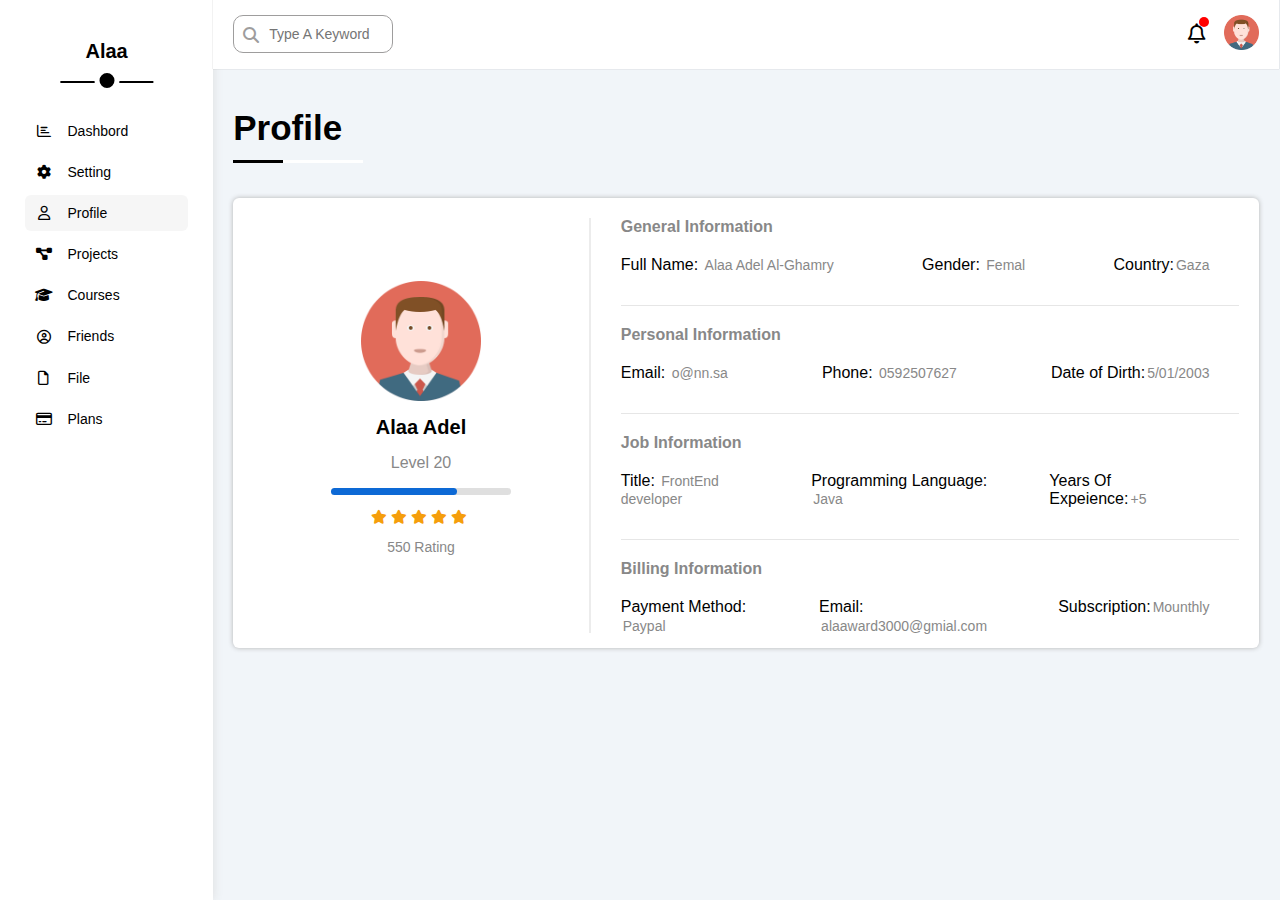
<file: Profile.html>
<!DOCTYPE html>
<html lang="en">
<head>
    <meta charset="UTF-8">
    <meta name="viewport" content="width=device-width, initial-scale=1.0">
    <title>Profile</title>
    <link rel="stylesheet" href="css/all.min.css">
    <link rel="stylesheet" href="css/normalize.css">
    <link rel="stylesheet" href="css/framework.css">
    <link rel="stylesheet" href="css/dash.css">
    <!-- font Opean sans  -->
</head>
<body>
<div class="page  d-flex p-relative">
   
    <i class="fas fa-bars special" id="specialicon"></i>
    <div id="sidebar1" class="sidebar bg-white col-2 col-1-sm relative shad">
<h3 class="m text-center p-relative m-top-0">Alaa</h3>
<ul>
   <li ><a href="index.html" class=" d-flex align-center fs-14 rad-6 p-10 c-black">
    <i class="fa-regular fa-chart-bar fa-fw"></i>
    <span class="hide-mobile">Dashbord</span>
   </a></li>
   <li ><a href="Setting.html" class=" d-flex align-center fs-14 rad-6 p-10 c-black">
    <i class="fa-solid fa-gear fa-fw"></i>
    <span class="hide-mobile">Setting</span>
   </a></li>
   <li ><a href="Profile.html" class="active d-flex align-center fs-14 rad-6 p-10 c-black">
    <i class="fa-regular fa-user fa-fw"></i>
    <span class="hide-mobile">Profile</span>
   </a></li>
   <li ><a href="Project.html" class=" d-flex align-center fs-14 rad-6 p-10 c-black">
    <i class="fa-solid fa-diagram-project fa-fw"></i>
    <span class="hide-mobile">Projects</span>
   </a></li>
   <li ><a href="Cources.html" class=" d-flex align-center fs-14 rad-6 p-10 c-black">
    <i class="fa-solid fa-graduation-cap fa-fw"></i>
    <span class="hide-mobile">Courses</span>
   </a></li>
   <li ><a href="Friends.html" class=" d-flex align-center fs-14 rad-6 p-10 c-black">
    <i class="fa-regular fa-circle-user fa-fw"></i>
    <span class="hide-mobile">Friends</span>
   </a></li>
   <li ><a href="File.html" class=" d-flex align-center fs-14 rad-6 p-10 c-black">
    <i class="fa-regular fa-file fa-fw"></i>
    <span class="hide-mobile">File</span>
   </a></li>
   <li ><a href="Plans.html" class=" d-flex align-center fs-14 rad-6 p-10 c-black">
    <i class="fa-regular fa-credit-card fa-fw"></i>
    <span class="hide-mobile">Plans</span>
   </a></li>


</ul>
    </div>
    <div class="content col-10 col-11-sm col-12-sm">
<header class=" d-flex bg-white container ">
   <div class="input p-relative">
    <i class="fas fa-search search-icon" id="search-icon"></i> 
    <input type="text " placeholder="Type A Keyword" class="searc " id="searchinput">
    

   </div>
   <div class="icons d-flex align-center justify-center">
   <a href="#notification" class="p-relative"><i class="fa-regular fa-bell fa-lg c-black fa-fw"></i></a>
   <a href="#users">
    <img src="imgs/avatar.png" alt="" width="35px">
   </a>
   </div>

</header>
<div class="sections container">  
    <h1 class="p-relative ">Profile</h1>
    <div class="section-flex  Profile"> <!--start section-->
        <div class=" sec  rad-6 container d-flex " > <!--section one-->
           <div class="level d-flex justify-center align-center">
            <img src="imgs/avatar.png" alt="">
            <span class="d-block">Alaa Adel</span>
            <span class="d-block">Level 20</span>
            <span class="d-block"></span>
            <div class="star d-flex">
                <i class="fa fa-star"></i>
                <i class="fa fa-star"></i>
                <i class="fa fa-star"></i>
                <i class="fa fa-star"></i>
                <i class="fa fa-star"></i>
            </div>

            <span class="d-block">550 Rating</span>


           </div>
           <div class="information">
            <div class="info">
                <span class="A">General Information</span>
                <div class="name d-flex ">
                    <p>Full Name: <span>Alaa Adel Al-Ghamry</span></p>
                    <p>Gender: <span>Femal</span></p>
                    <p>Country:<span>Gaza</span></p>
                </div>
            
            </div> <!---->
            <div class="info">
                <span class="A">Personal Information</span>
                <div class="name d-flex ">
                    <p>Email: <span>o@nn.sa</span></p>
                    <p>Phone: <span>0592507627</span></p>
                    <p>Date of Dirth:<span>5/01/2003</span></p>
                </div>
            
            </div> <!---->
            <div class="info">
                <span class="A">Job Information</span>
                <div class="name d-flex ">
                    <p>Title: <span>FrontEnd developer</span></p>
                    <p>Programming Language: <span>Java</span></p>
                    <p>Years Of Expeience:<span>+5</span></p>
                </div>
            
            </div> <!---->  
            <div class="info">
                <span class="A">Billing Information</span>
                <div class="name d-flex billing">
                    <p>Payment Method: <span>Paypal</span></p>
                    <p>Email: <span>alaaward3000@gmial.com</span></p>
                    <p>Subscription:<span>Mounthly</span></p>
                </div>
            
            </div> <!---->
           </div>

        </div>
        
    </div>


</div>
    </div>
</div>
    <script src="js/dash.js"></script>
</body>
</html>
</file>
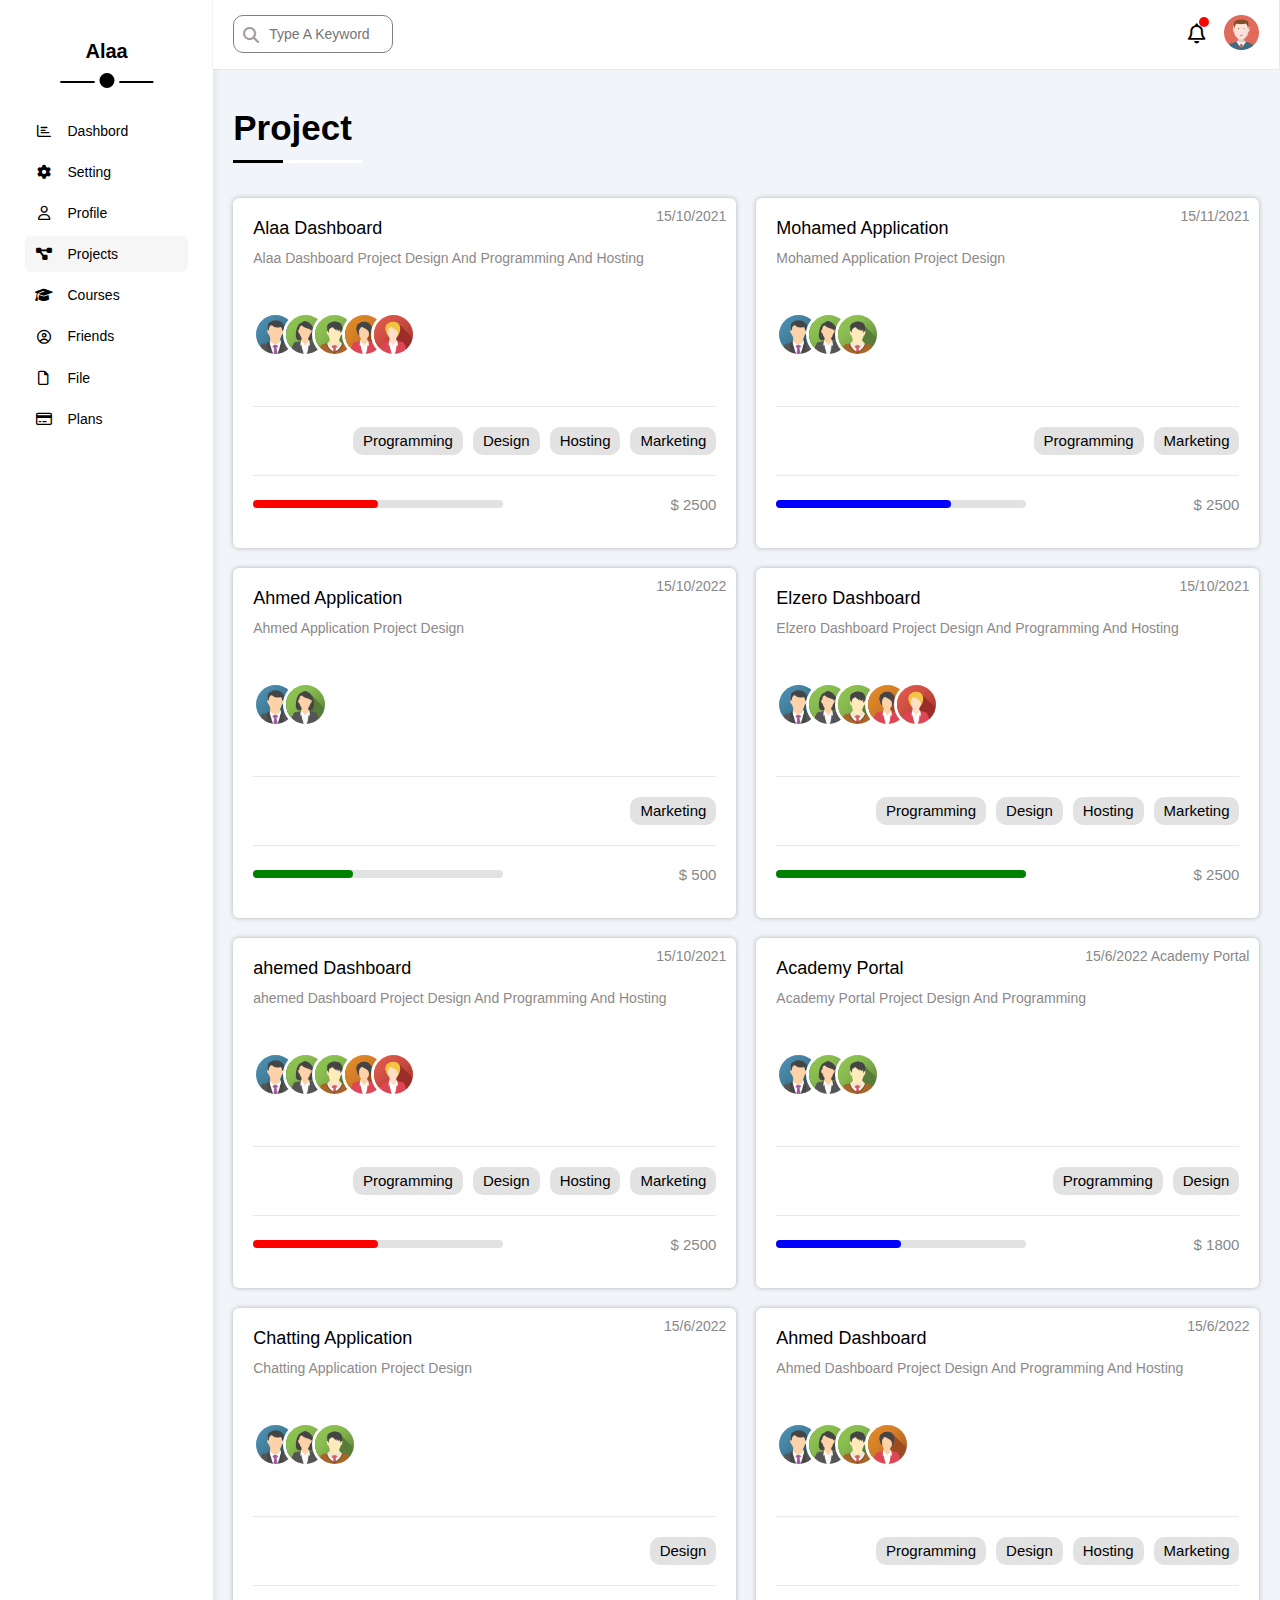
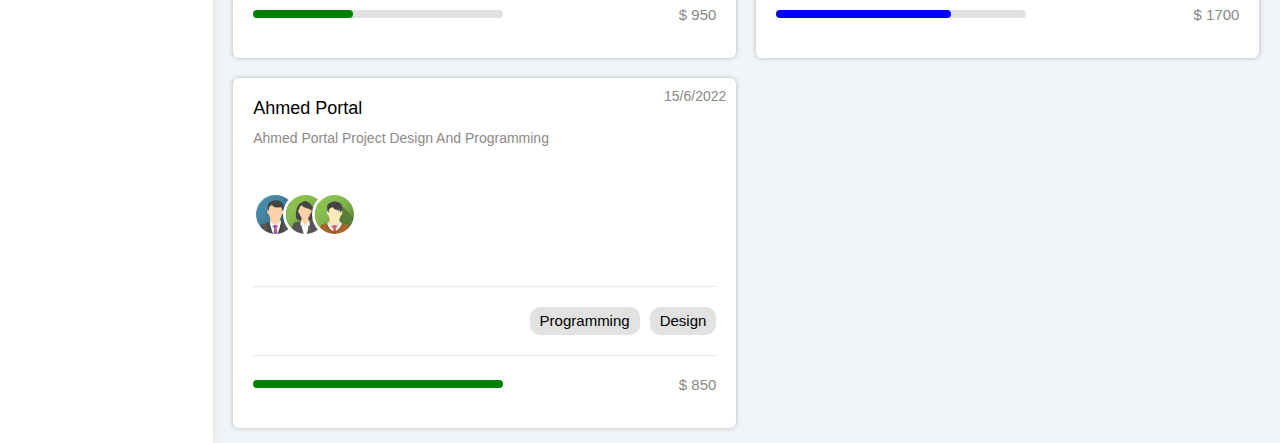
<file: Project.html>
<!DOCTYPE html>
<html lang="en">
<head>
    <meta charset="UTF-8">
    <meta name="viewport" content="width=device-width, initial-scale=1.0">
    <title>Project</title>
    <link rel="stylesheet" href="css/all.min.css">
    <link rel="stylesheet" href="css/normalize.css">
    <link rel="stylesheet" href="css/framework.css">
    <link rel="stylesheet" href="css/dash.css">
    <!-- font Opean sans  -->
</head>
<body>
<div class="page  d-flex p-relative">
   
    <i class="fas fa-bars special" id="specialicon"></i>
    <div id="sidebar1" class="sidebar bg-white col-2 col-1-sm relative shad">
<h3 class="m text-center p-relative m-top-0">Alaa</h3>
<ul>
   <li ><a href="index.html" class=" d-flex align-center fs-14 rad-6 p-10 c-black">
    <i class="fa-regular fa-chart-bar fa-fw"></i>
    <span class="hide-mobile">Dashbord</span>
   </a></li>
   <li ><a href="Setting.html" class=" d-flex align-center fs-14 rad-6 p-10 c-black">
    <i class="fa-solid fa-gear fa-fw"></i>
    <span class="hide-mobile">Setting</span>
   </a></li>
   <li ><a href="Profile.html" class=" d-flex align-center fs-14 rad-6 p-10 c-black">
    <i class="fa-regular fa-user fa-fw"></i>
    <span class="hide-mobile">Profile</span>
   </a></li>
   <li ><a href="Project.html" class="active d-flex align-center fs-14 rad-6 p-10 c-black">
    <i class="fa-solid fa-diagram-project fa-fw"></i>
    <span class="hide-mobile">Projects</span>
   </a></li>
   <li ><a href="Cources.html" class=" d-flex align-center fs-14 rad-6 p-10 c-black">
    <i class="fa-solid fa-graduation-cap fa-fw"></i>
    <span class="hide-mobile">Courses</span>
   </a></li>
   <li ><a href="Friends.html" class=" d-flex align-center fs-14 rad-6 p-10 c-black">
    <i class="fa-regular fa-circle-user fa-fw"></i>
    <span class="hide-mobile">Friends</span>
   </a></li>
   <li ><a href="File.html" class=" d-flex align-center fs-14 rad-6 p-10 c-black">
    <i class="fa-regular fa-file fa-fw"></i>
    <span class="hide-mobile">File</span>
   </a></li>
   <li ><a href="Plans.html" class=" d-flex align-center fs-14 rad-6 p-10 c-black">
    <i class="fa-regular fa-credit-card fa-fw"></i>
    <span class="hide-mobile">Plans</span>
   </a></li>


</ul>
    </div>
    <div class="content col-10 col-11-sm col-12-sm">
<header class=" d-flex bg-white container ">
   <div class="input p-relative">
    <i class="fas fa-search search-icon" id="search-icon"></i> 
    <input type="text " placeholder="Type A Keyword" class="searc " id="searchinput">
    

   </div>
   <div class="icons d-flex align-center justify-center">
   <a href="#notification" class="p-relative"><i class="fa-regular fa-bell fa-lg c-black fa-fw"></i></a>
   <a href="#users">
    <img src="imgs/avatar.png" alt="" width="35px">
   </a>
   </div>

</header>
<div class="sections container">  
    <h1 class="p-relative ">Project</h1>
    <div class="section-flex grid-responsive Project">
        <!--start section-->
       <div class=" sec Site rad-6 container bg-white p-relative" > <!--section one-->
           <div class="con ">
               <h3>Alaa Dashboard
               </h3>
               <span>Alaa Dashboard Project Design And Programming And Hosting</span>
           </div>
           <span class="p-absolute date">
            15/10/2021
           </span>

           <div class="users">
            <img src="imgs/team-01.png" alt="">
            <img src="imgs/team-02.png" alt="">
            <img src="imgs/team-03.png" alt="">
            <img src="imgs/team-04.png" alt="">
            <img src="imgs/team-05.png" alt="">

           </div>
           <ul class="d-flex">
            <li>Programming</li>
            <li>Design</li>
            <li>Hosting</li>
            <li>Marketing</li>

           </ul>

<div class="money d-flex align-center">
    <span class="p-relative"></span>
    <span>$ 2500</span>
</div>
        </div>
        <div class=" sec Site rad-6 container bg-white p-relative" > <!--section one-->
            <div class="con ">
                <h3>Mohamed Application
                </h3>
                <span>Mohamed Application Project Design</span>
            </div>
            <span class="p-absolute date">
             15/11/2021
            </span>
 
            <div class="users">
             <img src="imgs/team-01.png" alt="">
             <img src="imgs/team-02.png" alt="">
             <img src="imgs/team-03.png" alt="">
             
            </div>
            <ul class="d-flex">
             <li>Programming</li>
            
             <li>Marketing</li>
 
            </ul>
 
 <div class="money d-flex align-center">
     <span class="p-relative"></span>
     <span>$ 2500</span>
 </div>
         </div>
         <div class=" sec Site rad-6 container bg-white p-relative" > <!--section one-->
            <div class="con ">
                <h3>Ahmed Application
                </h3>
                <span>Ahmed Application Project Design</span>
            </div>
            <span class="p-absolute date">
             15/10/2022
            </span>
 
            <div class="users">
             <img src="imgs/team-01.png" alt="">
             <img src="imgs/team-02.png" alt="">
             
            </div>
            <ul class="d-flex">
            
             <li>Marketing</li>
 
            </ul>
 
 <div class="money d-flex align-center">
     <span class="p-relative"></span>
     <span>$ 500</span>
 </div>
         </div>

         <div class=" sec Site rad-6 container bg-white p-relative" > <!--section one-->
           <div class="con ">
               <h3>Elzero Dashboard
               </h3>
               <span>Elzero Dashboard Project Design And Programming And Hosting</span>
           </div>
           <span class="p-absolute date">
            15/10/2021
           </span>

           <div class="users">
            <img src="imgs/team-01.png" alt="">
            <img src="imgs/team-02.png" alt="">
            <img src="imgs/team-03.png" alt="">
            <img src="imgs/team-04.png" alt="">
            <img src="imgs/team-05.png" alt="">

           </div>
           <ul class="d-flex">
            <li>Programming</li>
            <li>Design</li>
            <li>Hosting</li>
            <li>Marketing</li>

           </ul>

<div class="money d-flex align-center">
    <span class="p-relative"></span>
    <span>$ 2500</span>
</div>
        </div>

   <div class=" sec Site rad-6 container bg-white p-relative" > <!--section one-->
           <div class="con ">
               <h3>ahemed Dashboard
               </h3>
               <span>ahemed Dashboard Project Design And Programming And Hosting</span>
           </div>
           <span class="p-absolute date">
            15/10/2021
           </span>

           <div class="users">
            <img src="imgs/team-01.png" alt="">
            <img src="imgs/team-02.png" alt="">
            <img src="imgs/team-03.png" alt="">
            <img src="imgs/team-04.png" alt="">
            <img src="imgs/team-05.png" alt="">

           </div>
           <ul class="d-flex">
            <li>Programming</li>
            <li>Design</li>
            <li>Hosting</li>
            <li>Marketing</li>

           </ul>

<div class="money d-flex align-center">
    <span class="p-relative"></span>
    <span>$ 2500</span>
</div>
        </div>
        <div class=" sec Site rad-6 container bg-white p-relative" > <!--section one-->
            <div class="con ">
                <h3>Academy Portal
                </h3>
                <span>Academy Portal Project Design And Programming</span>
            </div>
            <span class="p-absolute date">
                15/6/2022
                Academy Portal
            </span>
 
            <div class="users">
             <img src="imgs/team-01.png" alt="">
             <img src="imgs/team-02.png" alt="">
             <img src="imgs/team-03.png" alt="">
            
            </div>
            <ul class="d-flex">
             <li>Programming</li>
             <li>Design</li>
            
 
            </ul>
 
 <div class="money d-flex align-center">
     <span class="p-relative"></span>
     <span>$ 1800</span>
 </div>
         </div>
         <div class=" sec Site rad-6 container bg-white p-relative" > <!--section one-->
            <div class="con ">
                <h3>Chatting Application
                </h3>
                <span>Chatting Application Project Design</span>
            </div>
            <span class="p-absolute date">
                15/6/2022
            </span>
 
            <div class="users">
             <img src="imgs/team-01.png" alt="">
             <img src="imgs/team-02.png" alt="">
             <img src="imgs/team-03.png" alt="">
             
            </div>
            <ul class="d-flex">
            
             <li>Design</li>
             
 
            </ul>
 
 <div class="money d-flex align-center">
     <span class="p-relative"></span>
     <span>$ 950</span>
 </div>
         </div>
         <div class=" sec Site rad-6 container bg-white p-relative" > <!--section one-->
            <div class="con ">
                <h3>Ahmed Dashboard

                </h3>
                <span>Ahmed Dashboard Project Design And Programming And Hosting

                </span>
            </div>
            <span class="p-absolute date">
                15/6/2022
            </span>
 
            <div class="users">
             <img src="imgs/team-01.png" alt="">
             <img src="imgs/team-02.png" alt="">
             <img src="imgs/team-03.png" alt="">
             <img src="imgs/team-04.png" alt="">
 
            </div>
            <ul class="d-flex">
             <li>Programming</li>
             <li>Design</li>
             <li>Hosting</li>
             <li>Marketing</li>
 
            </ul>
 
 <div class="money d-flex align-center">
     <span class="p-relative"></span>
     <span>$ 1700</span>
 </div>
         </div>
         <div class=" sec Site rad-6 container bg-white p-relative" > <!--section one-->
            <div class="con ">
                <h3>Ahmed Portal

                </h3>
                <span>Ahmed Portal Project Design And Programming

                </span>
            </div>
            <span class="p-absolute date">
                15/6/2022
            </span>
 
            <div class="users">
             <img src="imgs/team-01.png" alt="">
             <img src="imgs/team-02.png" alt="">
             <img src="imgs/team-03.png" alt="">
            
            </div>
            <ul class="d-flex">
             <li>Programming</li>
             <li>Design</li>
            
 
            </ul>
 
 <div class="money d-flex align-center">
     <span class="p-relative"></span>
     <span>$ 850</span>
 </div>
         </div>
    </div>
</div>



</div>
    </div>
</div>
    <script src="js/dash.js"></script>
</body>
</html>
</file>
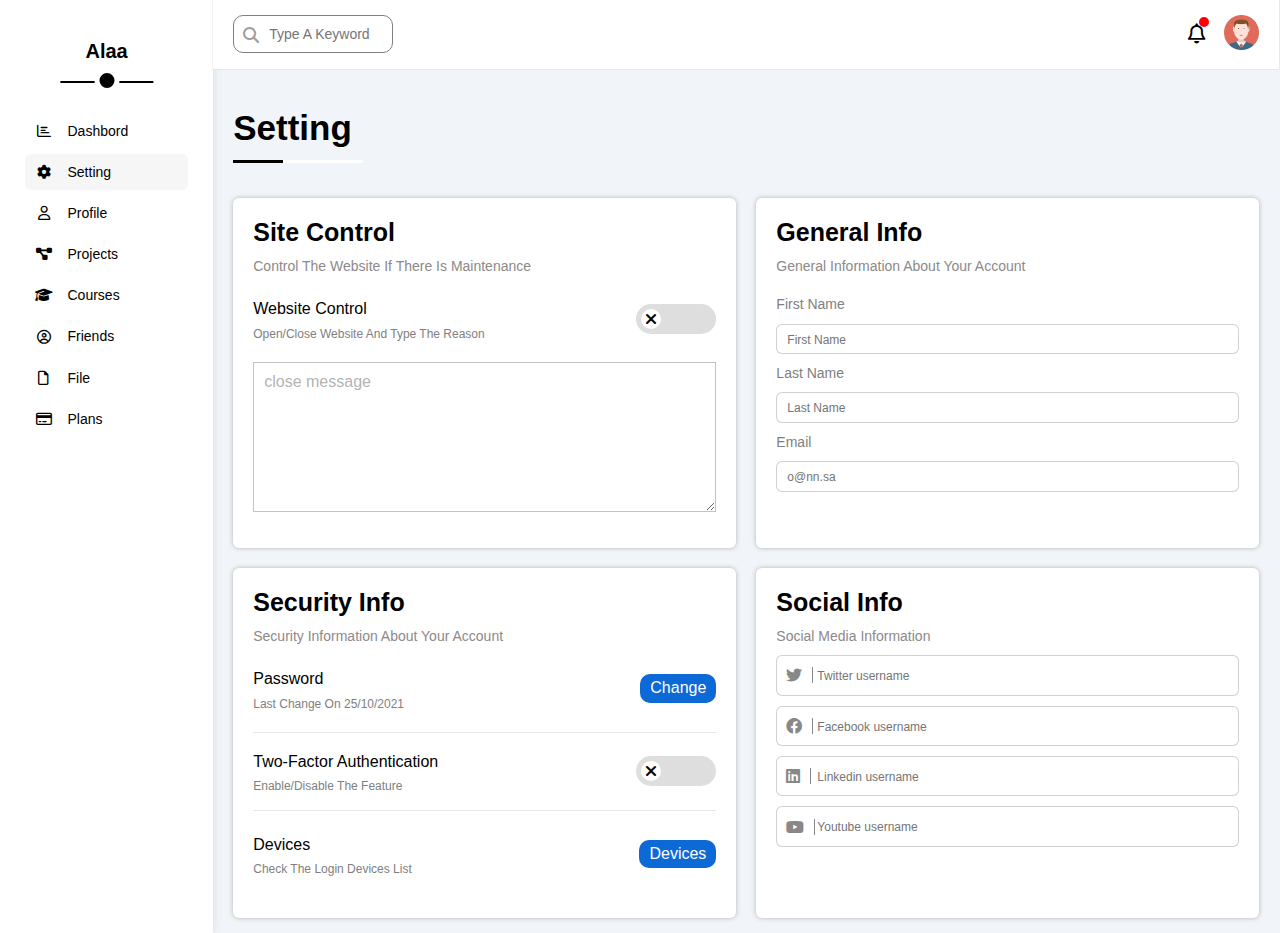
<file: Setting.html>
<!DOCTYPE html>
<html lang="en">
<head>
    <meta charset="UTF-8">
    <meta name="viewport" content="width=device-width, initial-scale=1.0">
    <title>Setting</title>
    <link rel="stylesheet" href="css/all.min.css">
    <link rel="stylesheet" href="css/normalize.css">
    <link rel="stylesheet" href="css/framework.css">
    <link rel="stylesheet" href="css/dash.css">
    <!-- font Opean sans  -->
</head> 
<body>
<div class="page  d-flex p-relative">
   
    <i class="fas fa-bars special" id="specialicon"></i>
    <div id="sidebar1" class="sidebar bg-white col-2 col-1-sm relative shad">
<h3 class="m text-center p-relative m-top-0">Alaa</h3>
<ul>
   <li ><a href="index.html" class=" d-flex align-center fs-14 rad-6 p-10 c-black">
    <i class="fa-regular fa-chart-bar fa-fw"></i>
    <span class="hide-mobile">Dashbord</span>
   </a></li>
   <li ><a href="Setting.html" class="active d-flex align-center fs-14 rad-6 p-10 c-black">
    <i class="fa-solid fa-gear fa-fw"></i>
    <span class="hide-mobile">Setting</span>
   </a></li>
   <li ><a href="Profile.html" class=" d-flex align-center fs-14 rad-6 p-10 c-black">
    <i class="fa-regular fa-user fa-fw"></i>
    <span class="hide-mobile">Profile</span>
   </a></li>
   <li ><a href="Project.html" class=" d-flex align-center fs-14 rad-6 p-10 c-black">
    <i class="fa-solid fa-diagram-project fa-fw"></i>
    <span class="hide-mobile">Projects</span>
   </a></li>
   <li ><a href="Cources.html" class=" d-flex align-center fs-14 rad-6 p-10 c-black">
    <i class="fa-solid fa-graduation-cap fa-fw"></i>
    <span class="hide-mobile">Courses</span>
   </a></li>
   <li ><a href="Friends.html" class=" d-flex align-center fs-14 rad-6 p-10 c-black">
    <i class="fa-regular fa-circle-user fa-fw"></i>
    <span class="hide-mobile">Friends</span>
   </a></li>
   <li ><a href="File.html" class=" d-flex align-center fs-14 rad-6 p-10 c-black">
    <i class="fa-regular fa-file fa-fw"></i>
    <span class="hide-mobile">File</span>
   </a></li>
   <li ><a href="Plans.html" class=" d-flex align-center fs-14 rad-6 p-10 c-black">
    <i class="fa-regular fa-credit-card fa-fw"></i>
    <span class="hide-mobile">Plans</span>
   </a></li>


</ul>
    </div>
    <div class="content col-10 col-11-sm col-12-sm">
<header class=" d-flex bg-white container ">
   <div class="input p-relative">
    <i class="fas fa-search search-icon" id="search-icon"></i> 
    <input type="text " placeholder="Type A Keyword" class="searc " id="searchinput">
    

   </div>
   <div class="icons d-flex align-center justify-center">
   <a href="#notification" class="p-relative"><i class="fa-regular fa-bell fa-lg c-black fa-fw"></i></a>
   <a href="#users">
    <img src="imgs/avatar.png" alt="" width="35px">
   </a>
   </div>

</header>
<div class="sections container">  
    <h1 class="p-relative ">Setting</h1>
    <div class="section-flex grid-responsive Setting">
         <!--start section-->
        <div class=" sec Site rad-6 container bg-white" > <!--section one-->
            <div class="con">
                <h3>Site Control
                </h3>
                <span>Control The Website If There Is Maintenance</span>
            </div>
            <!---->
            <div class="sheck d-flex align-center">
<div>
    <h4>Website Control

    </h4>
    <span>Open/Close Website And Type The Reason

    </span>
</div>
<div class="p-relative check-icon "id= "check-icon">
    <i class="p-absolute d-flex align-center justify-center fa-solid fa-check" id="True"></i>
    <i class="p-absolute d-flex align-center justify-center fa-solid fa-xmark" id="False"></i>
</div>

            </div>

<textarea name="" id="" placeholder="close message "></textarea>

        </div>
        <div class=" sec Info rad-6 container bg-white" > <!--section two-->
            <div class="con">
                <h3>General Info
                </h3>
                <span>General Information About Your Account</span>
            </div>
            <form action="">
                <div>
                    <label for="first">First Name </label>
                    <input type="text" id="first" placeholder="First Name ">
                </div>
                <div>
                    <label for="last">Last Name </label>
                    <input type="text" id="last" placeholder="Last Name ">
                </div>
                <div>
                    <label for="Email">Email </label>
                    <input type="email" id="Email" placeholder="o@nn.sa">
                </div>

                
                

            </form>

        </div>

        <div class=" sec Security rad-6 container bg-white" > <!--section 3-->
            <div class="con">
                <h3>Security Info
                </h3>
                <span>Security Information About Your Account

                </span>
            </div>
            <div class="sheck d-flex align-center ">
                <div>
                    <h4>Password
                
                    </h4>
                    <span>Last Change On 25/10/2021
                
                    </span>
                </div>
               <button >
                Change
               </button>
                            </div>
                            <!---->
                            <div class="sheck d-flex align-center">
                                <div>
                                    <h4>Two-Factor Authentication
                                
                                    </h4>
                                    <span>Enable/Disable The Feature
                                
                                    </span>
                                </div>
                                <div class="p-relative check-icon "id= "check-icon1">
                                    <i class="p-absolute d-flex align-center justify-center fa-solid fa-check" id="True1"></i>
                                    <i class="p-absolute d-flex align-center justify-center fa-solid fa-xmark" id="False1"></i>
                                </div>
                                
                                            </div>
                                            <div class="sheck d-flex align-center ">
                                                <div>
                                                    <h4>Devices
                                                
                                                    </h4>
                                                    <span>Check The Login Devices List
                                                
                                                    </span>
                                                </div>
                                                <button >
                                                    Devices
                                                   </button>
                                                
                                            </div>
                                                     

        </div>
        
        <div class=" sec Social rad-6 container bg-white" > <!--section 4-->
           
            <div class="con">
                <h3>Social Info
                </h3>
                <span>Social Media Information

                </span>
            </div>
            <form action="">
                             <div class="p-relative social" >
                                <i class="p-absolute fab fa-twitter"></i>
                                <input type="text" placeholder="Twitter username" class="inputsocial1">
                             </div> 
                             <div class="p-relative social" >
                                <i class="p-absolute fab fa-facebook"></i>
                                <input type="text" placeholder="Facebook username"  class="inputsocial1">
                             </div>
                             <div class="p-relative social" >
                                <i class="p-absolute fab fa-linkedin"></i>
                                <input type="text" placeholder="Linkedin username"  class="inputsocial1"   >
                             </div>  
                             <div class="p-relative social" >
                                <i class="p-absolute fab fa-youtube"></i>
                                <input type="text" placeholder="Youtube username"  class="inputsocial1">
                             </div>  

            </form>
            <script>
               window.addEventListener("click", (e) => {
    if (e.target.className === "inputsocial1") {
        if (e.target.previousElementSibling) {
            e.target.previousElementSibling.style.color = "black";
            e.target.previousElementSibling.id = "inputsocial2";
        }
    } else {
        let previousLabel = document.getElementById("inputsocial2");
        if (previousLabel) {
            previousLabel.style.color = "#888";
            previousLabel.removeAttribute("id"); // إزالة `id` بدلاً من تعيينه كـ `""`
        }
    }
});

               
            </script>
        </div>
        <!-- <div class=" sec Widgets rad-6 container bg-white" > 
            <div class="con">
                <h3>Widgets Control
                </h3>
                <span>Security Information About Your Account

                </span>
            </div>

        </div>
        <div class=" sec Backup rad-6 container bg-white" > 
           
            <div class="con">
                <h3>Backup Manager
                </h3>
                <span>Control Backup Time And Location

                </span>
            </div>

        </div>
                   -->





    </div>


</div>
    </div>
</div>
    <script src="js/dash.js"></script>
    <script>
        let ture = document.getElementById("True");
let falseElement = document.getElementById("False");
let checkicon = document.getElementById("check-icon");

checkicon.onclick = () => {
    let x = window.getComputedStyle(ture).getPropertyValue("z-index"); 
    let zIndexValue = parseInt(x) || -1; // Convert to number or default to -1

    if (zIndexValue === -1) {  
        ture.style.zIndex = "4";  

        // Remove 'left' only if it's set
        if (window.getComputedStyle(ture).getPropertyValue("left") !== "auto") {
            ture.style.removeProperty("left");
            falseElement.style.removeProperty("left");

        }

        ture.style.right = "5px"; 
        falseElement.style.right = "5px";
        checkicon.style.backgroundColor = "var(--blue-color)";

    } else {
        ture.style.zIndex = "-1";  

        // Remove 'right' only if it's set
        if (window.getComputedStyle(ture).getPropertyValue("right") !== "auto") {
            ture.style.removeProperty("right");
            falseElement.style.removeProperty("right");

        }

        ture.style.left = "5px"; 
        falseElement.style.left = "5px";
        checkicon.style.backgroundColor = "rgba(128, 128, 128, 0.26)";
    }
};
let ture1 = document.getElementById("True1");
let falseElement1 = document.getElementById("False1");
let checkicon1 = document.getElementById("check-icon1");

checkicon1.onclick = () => {
    let x = window.getComputedStyle(ture1).getPropertyValue("z-index"); 
    let zIndexValue = parseInt(x) || -1; // Convert to number or default to -1

    if (zIndexValue === -1) {  
        ture1.style.zIndex = "4";  

        // Remove 'left' only if it's set
        if (window.getComputedStyle(ture1).getPropertyValue("left") !== "auto") {
            ture1.style.removeProperty("left");
            falseElement1.style.removeProperty("left");

        }

        ture1.style.right = "5px"; 
        falseElement1.style.right = "5px";
        checkicon1.style.backgroundColor = "var(--blue-color)";

    } else {
        ture1.style.zIndex = "-1";  

        // Remove 'right' only if it's set
        if (window.getComputedStyle(ture1).getPropertyValue("right") !== "auto") {
            ture1.style.removeProperty("right");
            falseElement1.style.removeProperty("right");

        }

        ture1.style.left = "5px"; 
        falseElement1.style.left = "5px";
        checkicon1.style.backgroundColor = "rgba(128, 128, 128, 0.26)";
    }
};
//\
    </script>
</body>
</html>
</file>
<file: css/framework.css>
/* start padding and margin  */
.p_20{
    padding: 20px;
}
.pt_20 {
    padding-top: 20px;
}
.p-0 {
    padding: 0;
} 

.m-top-0 {
    margin-top: 0;
}
.m {
    margin: 20px;
}
.p-20{
    padding: 20px;
 }
 /* end padding and margin  */
/* start color  */
 .bc-eee{
    background-color: #eee;
}
.bg-white{
    background-color: white;
}
.shad {
   box-shadow: 0 0 10px #ddd;

}
/* end color  */
.rad_6{
border-radius: 6px;
}
.p-10 {
    padding: 10px;
}
 
 /* start width grid  */
 .col-1 {
    width: 8.33%;
 }
 .col-2 {
    width: 16.66%
 }
 .col-3 {
    width: 24.99%
 }
 .col-4 {
    width : 33.32%
 }

 .col-5 {
    width : 41.65%
 }
 .col-6 {
    width : 49.98%
 }
 .col-7 {
    width : 59.31%
 }
 .col-8 {
    width :66.64%
 }
 .col-9 {
    width : 74.97%
 }.col-10 {
    width : 83.3%
 }.col-11 {
    width : 91.63%
 }.col-12{
    width : 100%
 }
 /* end width grid  */
 .fa-fw {
    text-align: center;
    width: 1.25em;
}
 /* start flex and position  */
 .c-black{
    color: black;
 }
 .fs-14{
    font-size: 14px;
 }
 .align-center{
    align-items: center;
 }
 .justify-center {
   justify-content: center;
 }
 .d-flex {
    display: flex;
 }
 
 .p-relative {
    position: relative;
 }
 .p-absolute {
   position: absolute;
}
 .text-center{
    text-align: center;
 }
 .grid-responsive{
   display: grid;
   grid-template-columns: repeat(auto-fill,minmax(350px,1fr));
   grid-column-gap:20px;
   grid-row-gap:20px;
 }
 .d-block {
   display:block;
 }
/* end flex and position  */

/* start container */
.container {
padding: 15px 20px;
}
.p-b-10{
   padding-bottom: 10px;
}
/* end container 
 */


 .c-green {
   color:var(--green-color) ;
   background-color: rgba(121, 243, 121, 0.486);
 }
 .c-orange {
   color: orange;
   background-color:rgba(250, 208, 131, 0.651);
 }
 .c-red{
   color:red
 }
</file>
<file: css/dash.css>
:root {
  --blue-color: #0075ff;
  --blue-alt-color: #0d69d5;
  --orange-color: #f59e0b;
  --green-color: #22c55e;
  --red-color: #f44336;
  --grey-color: #888;
}
 
 * {
    padding: 0;
    margin: 0;
    box-sizing: border-box;
 }
body {
    font-family:" Open Sans",sans-serif;
}
*:focus {
    outline: none;
}
a {
    text-decoration: none;
}
ul {
    list-style-type: none;
}
.page {
  width: 100%;
    min-height: 100vh;
    background-color: #f1f5f9;
}
/* start sidbar 
 */
 .sidebar {
/* box-shadow:1px 1px 10px #ddd; */
padding: 20px;
 }
 .sidebar h3 {
font-size: 20px;
font-weight: bold;
margin-bottom: 50px;
/* border-bottom: 2px solid black; */
 }
 .sidebar h3::after {
    content: "";
    position: absolute;
    width: 70%;
    height: 2px;
    bottom: -20px;
left: 50%;
transform: translateX(-50%);

   z-index: 2;
    background-color: black;
 }
 .sidebar h3::before {
    content: "";
    position: absolute;
    width: 15px;
    height: 15px;
    border-radius: 50%;
    background-color: black;
    bottom: -30px;
left: 50%;
transform: translateX(-50%);
border: 5px solid white;
z-index: 3;
 }
 .sidebar ul {

 }
 .sidebar ul  li{
margin: 5px;
 }
 .sidebar ul  li a {
transition: .3s;
padding: 10px;
 }
 .sidebar ul  li a:hover , .sidebar ul  li a.active{
    background-color: #f6f6f6;
    border-radius: 6px;
 }
 .sidebar ul  li a i {
margin-right: 15px;
/* font-size: 14px; */
 }



 @media  (max-width:992px ){
    .sidebar  {
        padding: 0;
    }
    .sidebar h3  {
        margin:10px auto;
       
        margin-bottom: 20px;
    }
  .hide-mobile {
    display: none;
  }
  .sidebar h3::before{
    display: none;
  }
  .sidebar h3::after {
    display: none;
  }
  .sidebar ul  li a i  {
    font-size: 18px;
    width: 100%;
    margin: auto;
  }
  .col-1-sm {
    width: 8.33%;
 }
 .col-11-sm {
  width : 91.63%

 }
}
.special{
  display:none
}
@media (max-width:600px) {
 .sidebar{
  /* display:none */
  position: absolute;
  z-index: 6;
  width: 16.66%;
  height: 100vh;
  top: 0;
  left:-16.66% ;
  transition: all 1s;
 }
 .grid-responsive{
  grid-template-columns: repeat(auto-fill,minmax(300px,1fr));

 }
 header{
width:100%
 }
 .col-12-sm{
  width:100%
 }
 .special{
  display:block;
  position:absolute;
  padding:25px 15px;
  font-size:20px;
  cursor:
  pointer;

}
header .input{
margin-left:40px;

}
input.searc{
  /* visibility: hidden; */
  /* visible */
  border-color: transparent;
  /* color
  : white; */
  cursor:default;
  transition: all .5s;


}
input.searc::placeholder{
  color:white ;
  transition: all .5s;

}

input.searc:focus +i {
  font-size: 16px;
} 
input.searc:focus::placeholder{
  color:gray
}
header .input i {
 color: black;
 font-size: 20px;
 cursor: pointer;
} 
 

}

 /* end sidebar  */

 /* start header  */
 header {
  /* margin-left: 5px; */
  z-index: -1;
  width:100% ;
  box-shadow:0 0 1px #b2b3b4;

  justify-content: space-between;
 }
 .sec
 {
  box-shadow:0 0 5px #b2b3b4;
 }

 header input {
  border: 1px solid #9e9d9d;
  border-radius: 10px;
  padding:10px 0;
  padding-left: 35px;
  width: 160px;
  font-size:14px
 }
 header .input i{
  position:absolute;
  left:10px;
  top:50%;
  transform:translatey(-50%);
  color:#9e9d9d;
 }
 header .icons a:first-child{
  padding-right: 
  15px;

 }

 header .icons a:first-child::before{
  content:"";
  position: absolute;
  width: 10px;
  height: 10px;
  border-radius: 50%;
  background-color: red;
right: 15px;
top:-9px

 }
 /* end header  */
 /* start section  */
 .sections h1 {
font-weight: bold;
font-size: 35px;
margin-bottom: 50px;
 }
 @media (max-width:767px){
  .sections h1{
    font-size: 30px;
  }
 
 }
 .sections h1::after {
content:"";
position:absolute;
width:130px;
height: 3px;
left:0;
bottom:-15px;
background-color: white;
z-index: 1;

 }
 .sections h1::before {
  content:"";
  position:absolute;
  width:50px;
  height: 3px;
  left:0;
  bottom:-15px;
  background-color: black;
  z-index: 2;
   }
   .sections .sec {
    border-radius: 6px;
    padding-top: 20px;
    
   }

   .sections .sec:first-child.in{
    background-color: #dfe2e4;
   }
   .sections .sec h3 {
    padding-bottom: 10px;
    font-weight: bold;
    font-size: 25px;
   }
   .sections .sec:first-child .wel {
    justify-content: space-between;
   }
   .sections .sec .con span {
    color: #8d8989;
    font-size: 14px;
   }
   .sections .sec:first-child .name {
padding: 60px 0 ;
padding-bottom: 160px;
   }
   .sections .sec:first-child .name img {
    position: absolute;
    left: 10px;
    top: -25px;

   }
   .sections .sec:first-child .name .content{
    border-top: 1px solid #cec8c8;
    border-bottom: 1px solid #cec8c8;
    padding: 20px;

   }
   .sections .sec:first-child .name .content div {
    width: calc(100% / 3);
    text-align: center;
   }
   .sections .sec:first-child .name .content div span {
    display:block;

   }
   .sections .sec:first-child .name .content div span:first-child{
    font-weight: bold;
    font-size: 18px;
   }
   .sections .sec:first-child .name .content div span:nth-child(2) {
    margin-top: 10px;
    font-size:14px;
color:
    #8d8989;
  }
.name button {
  background-color:var(--blue-color);
  color: white;
  padding:8px 15px ;
  border: none;
  border-radius: 8px;
  position: absolute;
  right:10px;
  bottom:100px;
  cursor: pointer;

} 
.name button:hover {
  background-color: var(--blue-alt-color);
}
 
/* secound section  */
.Quick form{
  margin-top: 10px;
  position:relative ;
}
.Dashbord .content{
  height: 80px;
}
.Quick form input:first-child,.Quick form textarea{
  width: 100%;
  margin: 10px;
  border:none ;
  background-color: #e0dddd4f; 
  color: var(--grey-color);
  font-size: 12px;
  padding: 10px;
  border-radius: 6px;

}
.Quick form textarea {
  padding-bottom: 150px;
}

.sec{
  height: 450px;}
 .Quick input[type="submit"] {
    background-color:var(--blue-color);
    color: white;
    padding:8px 15px ;
    border: none;
    border-radius: 8px;
    position: absolute;
    right:0;
    bottom:-40px;
    cursor: pointer;
  }
  .Quick input[type="submit"]:hover{
    background-color: var(--blue-alt-color);
  }
  /* section 3 */
  .target .icon{
    width: 80px;
    height: 80px;
    background-color:rgba(149, 195, 248, 0.678);
    color: var(--blue-color);
    text-align: center;
    line-height: 80px;

  }
  .target .flow {
    height: 80px;
    /* line-height: 80px; */
    /* padding-top: 15px; */
    padding-left: 15px;
    width: calc(100% - 80px 
    );

  }
  .target .flow span {
    padding: 5px;
  }
  .target .flow span:first-child {
    color: var(--grey-color);
 
  }
  .target .flow span:first-child:nth-child(2){
    font-size: 20px;
    font-weight: bold;
  }
  .target .flow span:last-child {
    background-color: rgba(149, 195, 248, 0.678);
    width: 100%;
/* height:1px; */
padding: 3px 5px;
  }
  .target .flow span.pro{
    background-color: rgba(255, 166, 0, 0.534);
  }
  .target .flow span.team{
    background-color: rgba(0, 128, 0, 0.329);
  }
  .target .flow span.mo:last-child::after {
    content: "";
    position: absolute;
    width: 80%;
    background-color: var(--blue-color)
    ;
    height: 6px;
    left: 0;
    top: 0;
    z-index: 3;


  }
  .target .flow span.pro:last-child::after
  {
    width: 55%;
    content: "";
    position: absolute;
   
    ;
    height: 6px;
    left: 0;
    top: 0;
    z-index: 3;
  }
  .target .flow span.team:last-child::after
  {
    width: 75%;
    content: "";
    position: absolute;
   
    ;
    height: 6px;
    left: 0;
    top: 0;
    z-index: 3;
  }
  .target .flow span.pro::after{
    background-color: var(--orange-color)

  }
  .target .flow span.team::after{
    background-color: green

  }
  .target .flow span.mo:last-child span {
background-color: #0d69d5;
position: absolute;
width: 40px;
height: 25px;
color: white;
left: calc(80% - 15px);
top: -40px;
border-radius: 5px;
  } 
  .target .flow span.pro:last-child span{
    position: absolute;
    width: 40px;
    height: 25px;
    color: white;
    left: calc(55% - 15px);
    top: -40px;
    border-radius: 5px;
    background-color: orange;
  }
  .target .flow span.team:last-child span{
    position: absolute;
    width: 40px;
    height: 25px;
    color: white;
    left: calc(75% - 15px);
    top: -40px;
    border-radius: 5px;
    background-color: green;
  }
  .target .flow span.pro span{
    background-color:var(--orange-color)
  }

  .target .flow span.x::after{
    content: "";
position: absolute;

left: calc(50% - 15px);
bottom: -25px;
border-radius: 10px;

border-width: 15px;
border-style: solid;
border-color: var(--blue-color) transparent transparent transparent;
/* z-index: -1; */
  }
  .target .flow span.t::after{
    content: "";
position: absolute;

left: calc(50% - 15px);
bottom: -25px;
border-radius: 10px;

border-width: 15px;
border-style: solid;
border-color: green transparent transparent transparent;
/* z-index: -1; */
  }
  .target .flow span.y::after{
    content: "";
position: absolute;

left: calc(50% - 15px);
bottom: -25px;
border-radius: 10px;

border-width: 15px;
border-style: solid;
border-color: orange transparent transparent transparent;
/* z-index: -1; */
  }
  
  .target section div:nth-child(2) .icon {
    background-color: rgba(255, 166, 0, 0.425);
  }
  .target section div:nth-child(3) .icon {
    background-color: rgba(0, 128, 0, 0.411)}
 

.tickets .container{
  flex-wrap: wrap;
  
}
.tickets .container .st {
  width: calc(50% - 20px );
  margin: 10px;
  border:1px solid rgba(128, 128, 128, 0.61);
  border-radius: 6px;
  padding:20px 10px;
  /* border-color: var(--grey-color); */
  display: flex;
  justify-content: center;
  align-items: center;
  flex-wrap: wrap;


}
.tickets .container .st span {
  width: 100%;
  text-align: center;
  padding: 5px;
}
.tickets .st span:first-child i {
  font-size: 25px;
  
}
.tickets .st span:nth-child(2){
  font-size: 25px;
  font-weight: bold;
}
.tickets .st span:nth-child(3){
  font-size: 14px;
  color: var(--grey-color);
}






 /* end section  */



 /* section setting  */
 .Setting .sec{
  height:350px;

 }
 .Setting .sec .sheck {
  margin-top:20px;
  justify-content: space-between;

 }
 .Setting .sec .sheck h4 {
  font-weight:200 ;
  padding: 5px 0 ;

 }
 .Setting .sec .sheck span {
  font-size:12px;
  color :gray
 }
 .Setting .sec .sheck .check-icon{
  /* margin-right:10px; */
  width:80px;
  background-color:rgba(128, 128, 128, 0.26);
  height:30px;
  padding:5px;
  border-radius:15px
 }
 .Setting .sec .sheck .check-icon:hover{
  cursor: pointer;
 }
 .Setting .sec .sheck .check-icon i{
  background-color:white;
  width:20px;
  height:20px;
  border-radius:20px;
  cursor: pointer;
  transition:z-index 0s ,right 2s,left  2s;
  /* left:5px; */


 }
 .Setting .sec .sheck .check-icon i:first-child{
z-index:-1
 }
 .Setting .sec  textarea {
  margin-top:20px;
  width:100%;
  border-color:rgba(128, 128, 128, 0.473);
  padding:10px;
  height:150px;

 }
 .Setting .sec  textarea::placeholder{
  color:rgba(128, 128, 128, 0.616);
 }


 .sheck button {
  background-color:var(--blue-alt-color) ;
  color:white;
  padding:5px 10px;
  border:none;
  border-radius:10px;
cursor: pointer;

 }
 .sheck button:hover{
  background-color:var(--blue-color) ;

 }
 .Security  .sheck:nth-child(3){
  border-top:1px solid rgba(128, 128, 128, 0.199);
  border-bottom:1px solid rgba(128, 128, 128, 0.199);
  padding:15px 0px;

 }
 .Setting  .Info form {
  color:gray;
  margin-top:20px
 }
 .Setting  .Info input ,.Setting .social input{
  display:block;
  margin:10px 0;
  width:100%;
  border-radius:6px;
  padding:5px 10px;
  border:1px solid rgba(128, 128, 128, 0.363)
 }
 .Setting  .Info label{
  font-size:14px
 }
 .Setting  .Info input::placeholder,.Setting .social input::placeholder{
  font-size:12px
 }
 .Setting .social input{
  padding:10px 40px;
 }
 .Setting .social i {
  left: 5px;
  top: 50%;
  transform: translateY(-50%);
  color:var(--grey-color) ;
  border-right: 1px solid var(--grey-color) ;
  padding-right: 10px;
  padding-left: 5px;
  transition:.5s 


  ;

 }

  /*end  section setting  */
  /* start Project  */
  
  .Project .sec{
height: 350px;
  }
  .Project .con  h3{
font-size:18px;
font-weight: 300;
  }
  .Project .sec span.date{
    right:10px;
    top:10px;
    font-size:14px;
    color:var(--grey-color)
  }
  .Project .sec .users{
    margin-top:45px
  }
  .Project .sec img{
    width:45px;
border-radius: 45px;
border:3px solid white;
cursor: pointer;
position: relative;
  }
  .Project .sec img:not(:first-child){
    margin-left:-20px
  }
  .Project .sec img:hover{
    z-index:4
  }
  .Project .sec ul {
    margin-top:45px;
    padding:  20px 0;
    justify-content: flex-end;
    border-top: 1px solid rgba(128, 128, 128, 0.178);
    border-bottom: 1px solid rgba(128, 128, 128, 0.178);

  }
  .Project .sec ul li {
    font-size:15px;
    background-color: rgba(128, 128, 128, 0.226);
padding: 5px 10px;
border-radius: 10px;
margin-left: 10px;
  }
  .Project .sec .money{
justify-content:space-between ;
padding: 20px 0;
  }


 .Project .sec .money span:nth-child(2){
  font-size:15px;
  color:var(--grey-color);
  font-weight: 500;


 }
 .Project .sec .money span:nth-child(1){
  width:250px ;
  background-color:rgba(128, 128, 128, 0.226);
height: 8px;
border-radius: 10px;


 }
 .Project .sec:nth-child(1) .money span:nth-child(1)::after ,  .Project .sec:nth-child(5) .money span:nth-child(1)::after {
  content:"";
  position: absolute;
  left:0;
  width:50%;
  background-color:red;
height: 100%;
border-radius: 10px;

 }
 .Project .sec:nth-child(3) .money span:nth-child(1)::after ,  .Project .sec:nth-child(7) .money span:nth-child(1)::after {
  content:"";
  position: absolute;
  left:0;
  width:40%;
  background-color:green;
height: 100%;
border-radius: 10px;

 }
 .Project .sec:nth-child(2) .money span:nth-child(1)::after ,  .Project .sec:nth-child(8) .money span:nth-child(1)::after {
  content:"";
  position: absolute;
  left:0;
  width:70%;
  background-color:blue;
height: 100%;
border-radius: 10px;

 }
 .Project .sec:nth-child(4) .money span:nth-child(1)::after ,  .Project .sec:nth-child(9) .money span:nth-child(1)::after {
  content:"";
  position: absolute;
  left:0;
  width:100%;
  background-color:green;
height: 100%;
border-radius: 10px;

 }
 .Project .sec:nth-child(6) .money span:nth-child(1)::after {
  content:"";
  position: absolute;
  left:0;
  width:50%;
  background-color:blue;
height: 100%;
border-radius: 10px;

 }
 @media (max-width:767px){
  .Project .sec{
    height: fit-content;
      }
      .Project .sec ul{
        flex-direction: column;
        
      }
      .Project .sec ul li {
        width:fit-content;
        margin-bottom:10px
      }
      .Project .sec .money {
        flex-direction: column;

      }
      .Project .sec .money span {
        margin-bottom:15px;

      }
}
    /* end  Project  */
    
    /* start profile */
    .Profile .sec{
      /* grid-area: 1/span(2); */
      width:100%;
      background-color:white ;
    }
    .Profile .sec img {
      width:120px;
    }
    .Profile .sec .level{
      margin-right:20px;
      width:35%;
      flex-direction: column;
      border-right: 2px solid rgba(128, 128, 128, 0.151)
    }
    .Profile .sec .level span:first-of-type{
      font-size:20px;
      /* color:var(--grey-color); */
      font-weight: 600;
      padding: 15px 0
    }
    .Profile .sec .level span:nth-child(3){
      font-size:16px;
      color:var(--grey-color);
      font-weight: 500;
      padding-bottom: 15px ;
    }
    .Profile .sec .level span:nth-child(4){
      background-color:rgba(128, 128, 128, 0.253);
      /* padding-bottom: 15px ; */
      width: 180px;
      height: 7px;
      border-radius: 10px;

position:relative

    }
    .Profile .sec .level span:nth-child(4)::after{
      content:"";
      position:absolute;
      width: 70%;
      height: 100%;
      background-color: var(--blue-alt-color);
      left: 0;
      border-radius: 10px;
      top: 0;

    }
    .Profile .sec .level span:last-child{
      font-size:14px;
      color:var(--grey-color);
      font-weight: 400;
      padding: 15px 0
    }
    .Profile .sec .level .star {
      padding-top: 15px ;
    }
    .Profile .sec .level .star i{
      color: var(--orange-color);
      font-size: 14px;
      margin-right: 4px;
    }
    @media (max-width:767px){
      .Profile .sec {
        flex-direction: column;
        justify-content: center;
        height:fit-content
      }
      .Profile .sec .level {
        width: 100%;
        border:none;
      }
      .Profile .sec .information .info{
        margin-top: 10px;
        text-align: center;
      }
      .Profile .sec .information .info .name {
        flex-direction: column;
        justify-content: center;
      }
      .Profile .sec .information .info .name p {
        margin-bottom: 5px;
      }
      

    }

    .Profile .sec .information {
      padding-left:10px;
    }
    .Profile .sec .information .info span.A{
      color:var(--grey-color)
      ;
      font-weight: bold;
    }
    .Profile .sec .information .info .name {
      margin:20px 0;
      padding:0;
      padding-bottom:30px;
      justify-content: space-between;
    }
    .Profile .sec .information .info .name:not(.billing) {
      border-bottom:1px solid rgba(128, 128, 128, 0.199);

    }
    .Profile .sec .information .info .name p {
margin-right:30px
    }
    .Profile .sec .information .info .name p span{
      color: var(--grey-color);
      font-size: 14px;
      padding-left: 2px;
    }

    @media (max-width:767px){
      .Profile .sec .information .info .name{
        border:none;
        padding-bottom:0px;

      }
      .Profile .sec .information .info{
        padding-top:20px;
        border-top:1px solid rgba(128, 128, 128, 0.199);
      }
    }


    /* end profile */
    /* start course  */
    .courses{
      grid-template-columns: repeat(auto-fill,minmax(250px,1fr));
      height: fit-content;

    }
    .courses .sec{
      background-color: white;

padding-top:80%;
height: fit-content;
    }
  
   
   
    .courses .sec img:nth-child(1){
      position: absolute;
      width: 100%;
      height: 50%;
      left: 0;
      top: 0;


    }
    .courses .sec img:nth-child(2) {
      width:50px;
      border-radius: 50px;
      border-color:2px solid white;
position: absolute;

top:15px


    }
    .courses .sec .cont span.mastering{
      font-size: 15px;
      font-weight: bold;
      padding:20px 0;

    }
    .courses .sec .cont p{
      font-size: 12px;
      padding-top: 15px;
      color:var(--grey-color);
      line-height: 1.5;
    }
    .courses .sec  .course-info{
      position:absolute;

    }
    .courses .sec .money{
      justify-content: space-between;
      font-size:14px;
      margin-top:40px;
      color:var(--grey-color);
padding: 10px 0px;
border-top:1px solid rgba(128, 128, 128, 0.219)
    }
    .courses .sec  .course-info{
      position:absolute;
      color:white;
      background-color: var(--blue-color);
      /* height: 30px; */
      padding: 5px;
      border-radius: 6px;
      font-size: 12px;
      top: -10px;
      left: 50%;
      transform: translateX(-50%);


    }
    /* @media (max-width:767px){
     
      } */
      @media (min-width:460px) and (max-width:574px){
        .courses .sec{
          padding-top:45%;
          
        }
        .courses .sec img:nth-child(1){
          width: 75%;
        }
       }

    /* end course */
    /* start friends  */
    .friend{
      grid-template-columns: repeat(auto-fill,minmax(300px,1fr));
      height: fit-content;

    }
    .friend .sec {
height: fit-content;
    }
    .friend .sec i {
      color:rgb(104, 102, 102);
      font-size: 14px;
      background-color: rgba(128, 128, 128, 0.144);
padding: 10px;
border-radius: 50%;
cursor: pointer;

    }
    .friend .sec i:hover{
      background-color: var(--blue-color);
      color: white;
    }
    .friend .sec .name1 {
      justify-content: center;
      flex-wrap: wrap;
      /* width: 100%; */
      text-align: center;
    }
    .friend .sec .name1  span {
      display: block;
      width: 100%;
      padding: 5px 0;
    }
    .friend .sec img{
      display: block;
      width: 100px;
      border-radius: 50%;
      position: static;
      padding-bottom: 15px;
      
    }
    .friend .sec .name1 span:first-of-type{
      font-size: 17px;
      font-weight: bold;
    }
    .friend .sec .name1 span:nth-child(3){
      font-weight: 200;
      font-size: 14px;
      color:var(--grey-color);
      /* border-bottom: 1px solid rgba(128, 128, 128, 0.322); */
    }
    .friend .sec .num {
      flex-direction: column;
      border-bottom: 1px solid rgba(128, 128, 128, 0.315);
      border-top: 1px solid rgba(128, 128, 128, 0.315);
padding:5px 0;
margin-top: 10px;

    }
    .friend .sec .num span i {
      background-color: white;
      color: black;


    }
    .friend .sec .num span {
      font-size:15px;
    }
    .friend .sec .bot {
      margin-top: 20px;
      justify-content: space-between;
    }
    .friend .sec .bot span {
      font-size: 14px;
      color:var(--grey-color)

    }
   .friend .sec .bot button{
color: white;
border: none;
background-color: var(--red-color);
padding: 5px;
border-radius: 10px;
font-size:14px;
cursor: pointer;
    }
    .friend .sec .bot button:hover{
      background-color: rgba(141, 5, 5, 0.918);

    }
    .friend .sec .bot a button {
      background-color: var(--blue-color);
      padding: 5px 15px;
    }
    .friend .sec .bot a button:hover{
      background-color: var(--blue-alt-color);
    }

    /* end friends  */
    /* start file  */
    .File{
      grid-template-columns: repeat(auto-fill,minmax(200px,1fr));
      height: fit-content;
    }
    .File .sec {
      background-color: white;
      height:fit-content
    }
    .File .sec i{
      color: var(--grey-color);
      font-size: 18px;
      cursor: pointer;
    }
    .File .sec i:hover {
      color: var(--blue-color);
    }
    .File .sec img {
width: 80px;
display: block;
margin: 20px auto;
transition: all .5s;

    }
    .File{
      order:1;
    }
    .File .sec img:hover {
      transform: rotate(20deg);
    }
    .File .sec .imgess{
      display: block;
    }
    .File .sec .imgess span {
      font-size: 16px;
      margin-bottom: 10px;
    }
    .File .sec .name1 {
      color: var(--grey-color);
      margin: 20px 0;
      display: block;
    }
    .File .sec .size {
      margin-top:20px;
      justify-content: space-between;
      padding: 10px 0;
      border-top :1px solid rgba(128, 128, 128, 0.212);
      color:var(--grey-color);
      font-size: 14px;

      
    }
    .sectionpage .side {
      order:2;
      background-color: white;
      margin-left: 20px;
      /* box-shadow: ; */
      border-radius: 6px;
      height: fit-content;



    }
    .sectionpage .side  span {
      display: block;
      font-size: 24px;
      font-weight: bold;
      padding: 10px 0;
    }
    .sectionpage .side .stat {
      justify-content: space-between;
      border: 1px solid rgba(128, 128, 128, 0.205);
      padding: 10px;
      border-radius: 6px;
      align-items: center;
      align-items: center;
      margin-bottom: 15px;
      /* color: orange; */
    }
    .sectionpage .side .stat .right {
      font-size: 12px;
      color: var(--grey-color);

    }
  
    .sectionpage .side .left span{
      display: block;
      font-size: 12px;
      font-weight: 100;
      margin-left: 10px;
      padding: 0;
    }
    .sectionpage .side .left span:last-child{
      color: var(--grey-color);
    }
    .sectionpage .side .left i{
      color: var(--blue-color);
      padding: 10px;
      background-color:rgba(0, 0, 255, 0.116) ;
    }
    

    @media (max-width:767px){
      .sectionpage {
        flex-direction: column;


      }
      .sectionpage .File{
        order:3;
        width: 100%;
        margin-top: 20px;
      }
      .sectionpage .side{
        width: 100%;
        margin-left: 0px;
      }
    }
    /* end file  */
    /* start plans  */
    /* grid-template-columns: repeat(auto-fill,minmax(200px,1fr)); */
    .Plans {
      grid-template-columns: repeat(auto-fill,minmax(400px,1fr));
    }
    @media (max-width :600px){
      .Plans {
        grid-template-columns: repeat(auto-fill,minmax(300px,1fr));
      }
    }
    .Plans .free {
      background-color: var(--green-color);
      color: white;
      font-size: 20px;
      font-weight: bold;
      text-align: center;
      height: 150px;

    }
    /* .Plans .free::after {
      content: "";
      position: absolute;
      width: 90%;
      height: 80%;
      border: 3px solid white;
      left: 5%;
      top: 7%;

    } */
    .Plans .sec {
      height: fit-content;
      background-color: white;
    }
    .Plans .free span:first-child {
      display: block;
      padding-top: 30px;
      margin-bottom:10px ;
    }
    .Plans .free div {
      border: 3px solid white;
      width: 95%;
      height: 120px;
      position: absolute;
      top: 15px;
      margin: auto;
      left: 2.5%;

    }

.Plans .free span:last-child {
  display: block;

font-size: 30px;
padding-bottom: 30px;
}
.Plans .txt {
  justify-content: space-between;
  margin: 30px 0;
  padding-bottom: 10px;

  border-bottom: 1px solid rgba(128, 128, 128, 0.212);
}
.Plans .txt .txtinner i{
color: var(--green-color);
font-size: 16px;
font-weight: bold;
}
.Plans .txt .false-icon{
  color: var(--red-color);
}
.Plans .txt .txtinner span {
  font-size: 15px;
  margin-left: 5px;
}
.Plans .txt .ask-icon{
color: var(--grey-color);
}
 

.Plans .sec button{
color: white;
background-color: var(--green-color);
border-radius: 10px;
padding: 10px 15px;
border: none;
}
.Plans .sec:nth-child(2) button,.Plans .sec:nth-child(2) .free {
  background-color: var(--blue-color);

}
.Plans .sec:nth-child(3) button,.Plans .sec:nth-child(3) .free {
  background-color: var(--orange-color);

}
.Plans .sec:nth-child(3) button{
  display: none;
}
.Plans .curent{
  text-align: center;
  color: gray;
}
    /* end plans  */
</file>
